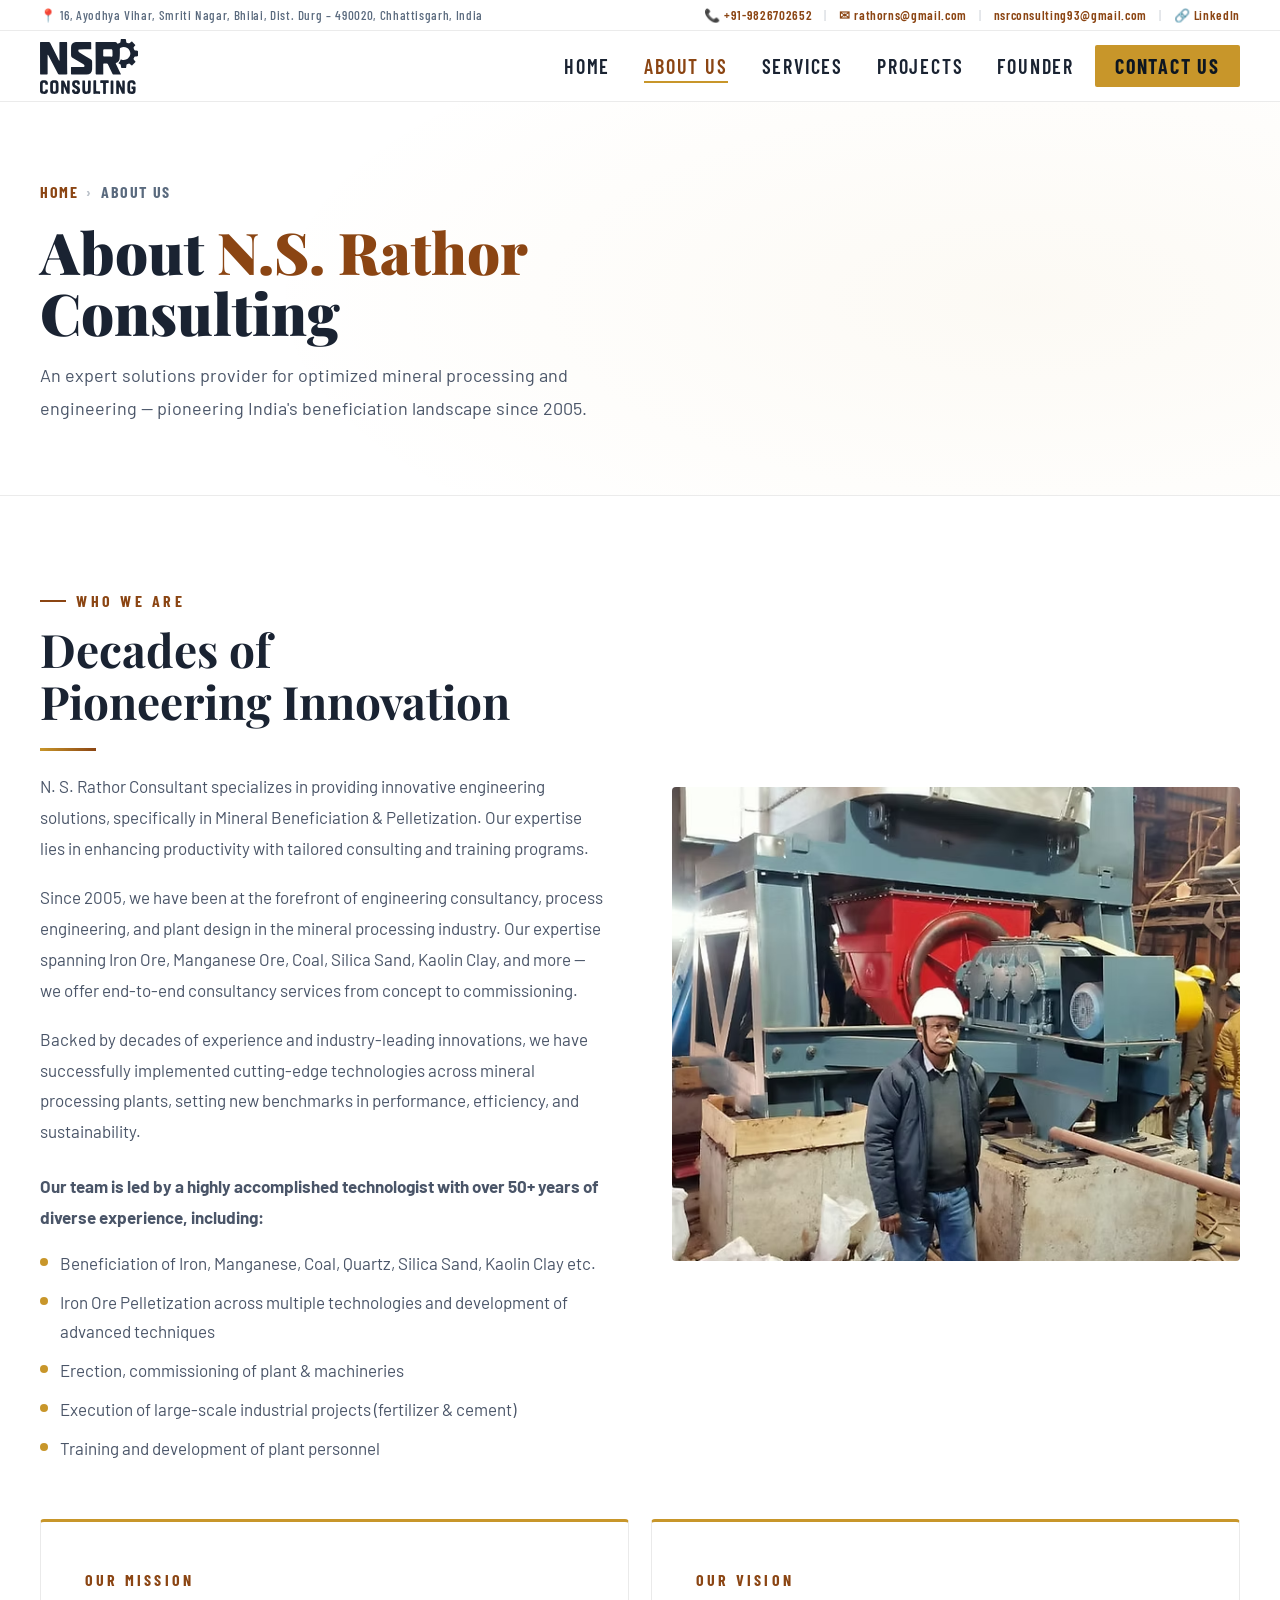
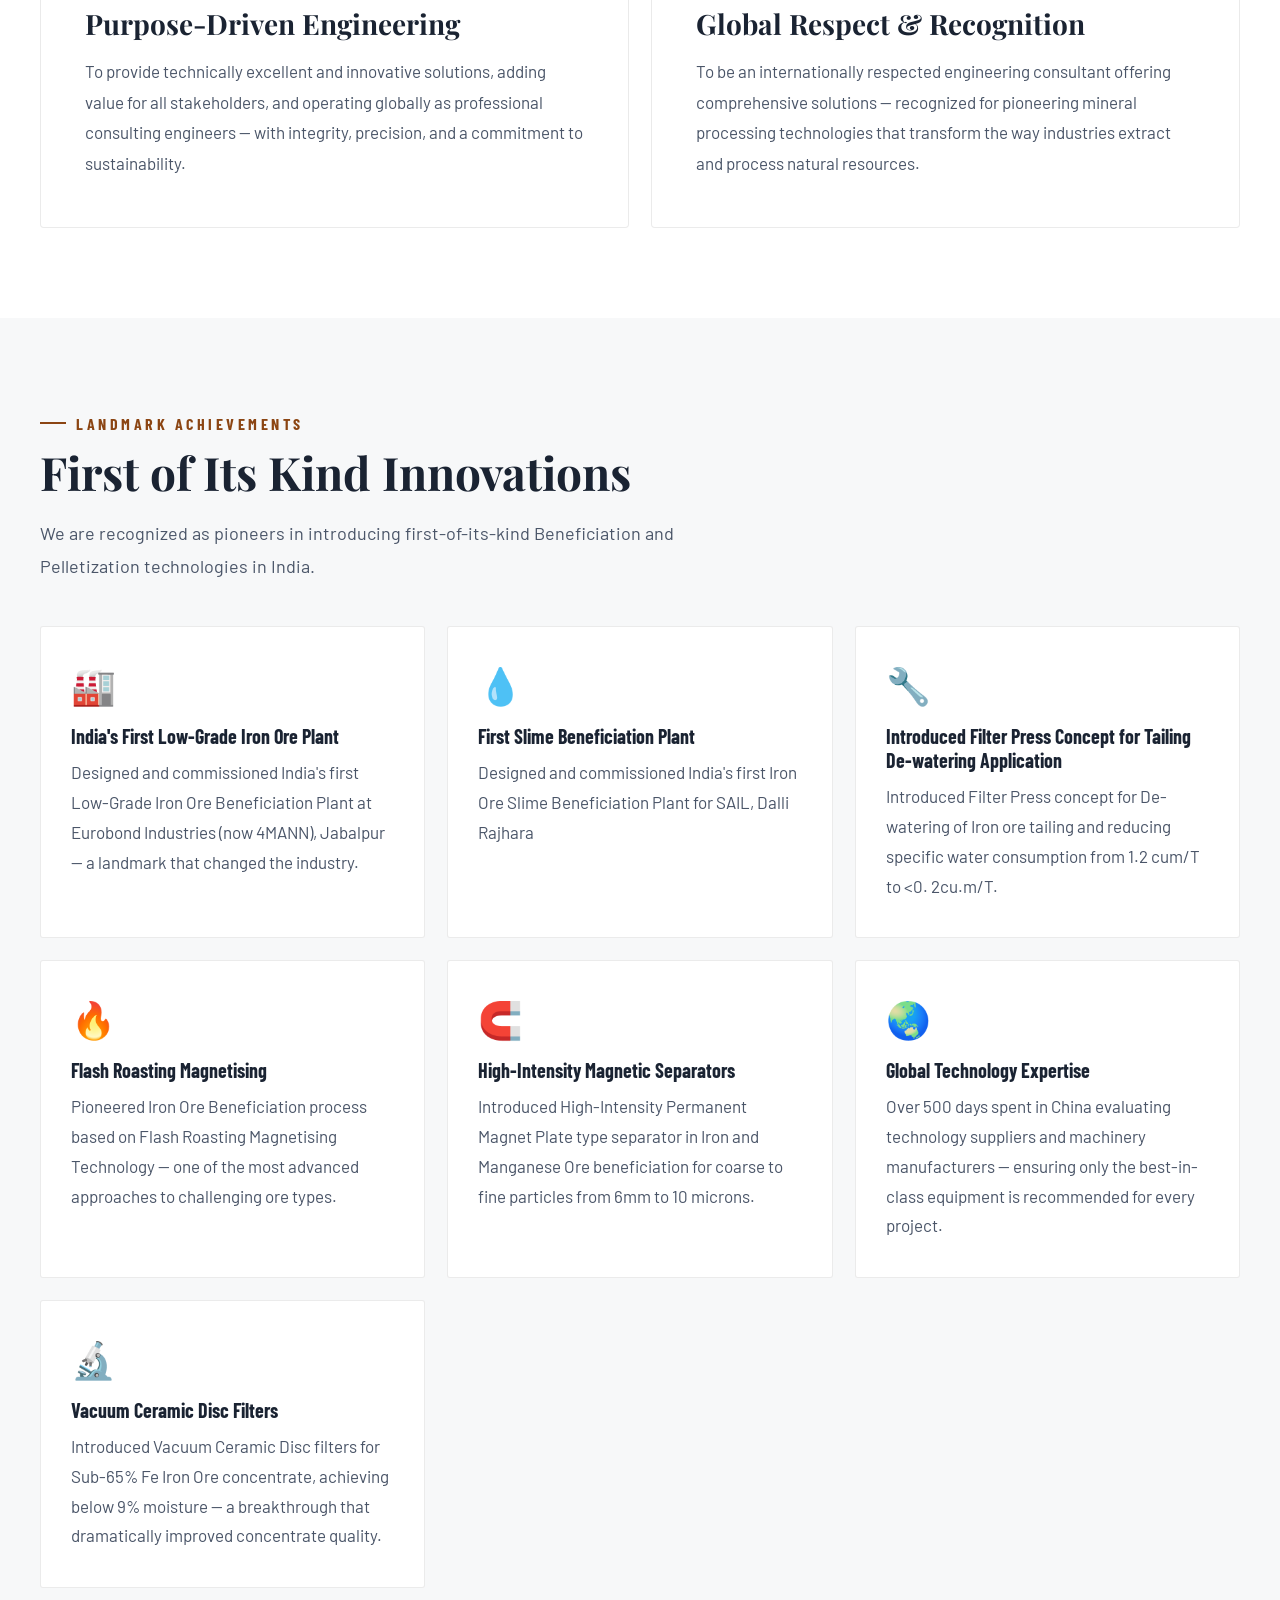
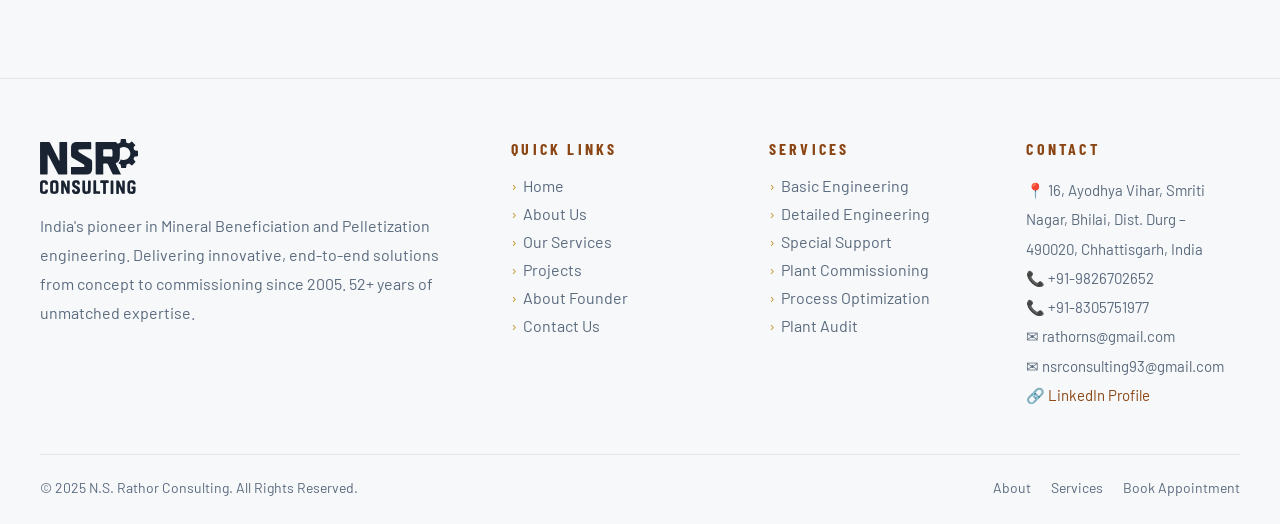
<file: about.html>
<!DOCTYPE html>
<html lang="en">
<head>
<meta charset="UTF-8">
<meta name="viewport" content="width=device-width, initial-scale=1.0">
<title>About Us — Mineral Beneficiation Consultancy | N.S. Rathor Consultants, Bhilai</title>
<meta name="description" content="Learn about N.S. Rathor Consulting (N S Rathor Consultants) — India's pioneer in Mineral Beneficiation & Pelletization since 2005. First low-grade Iron Ore plant, first Slime Beneficiation plant. Based in Bhilai, Chhattisgarh. 52+ years of engineering excellence.">
<meta name="keywords" content="about NS Rathor Consulting, NS Rathor Consultants, N S Rathor Consultants, mineral beneficiation company India, iron ore beneficiation Bhilai, pelletization consultant Chhattisgarh, first slime beneficiation plant India, mineral processing pioneer">
<meta name="author" content="N.S. Rathor Consulting">
<meta name="robots" content="index, follow">
<link rel="canonical" href="https://www.rathorns.com/about.html">
<meta name="geo.region" content="IN-CT">
<meta name="geo.placename" content="Bhilai, Chhattisgarh">
<meta property="og:type" content="website">
<meta property="og:title" content="About N.S. Rathor Consulting — India's Mineral Beneficiation Pioneer">
<meta property="og:description" content="Since 2005, delivering innovative engineering solutions in Mineral Beneficiation & Pelletization. First-of-its-kind technologies across Iron Ore, Manganese, Silica Sand & Kaolin Clay.">
<meta property="og:url" content="https://www.rathorns.com/about.html">
<meta property="og:image" content="https://www.rathorns.com/images/about-us.avif">
<meta property="og:site_name" content="N.S. Rathor Consulting">
<meta name="twitter:card" content="summary_large_image">
<meta name="twitter:title" content="About N.S. Rathor Consulting — Mineral Beneficiation Pioneer">
<meta name="twitter:description" content="India's pioneer in Mineral Beneficiation since 2005. 52+ years expertise. Bhilai, Chhattisgarh.">
<link rel="icon" type="image/svg+xml" href="images/logo.svg">
<link rel="preconnect" href="https://fonts.googleapis.com">
<link href="https://fonts.googleapis.com/css2?family=Playfair+Display:ital,wght@0,400;0,700;0,900;1,400&family=Barlow:wght@300;400;500;600&family=Barlow+Condensed:wght@400;600;700;800&display=swap" rel="stylesheet">
<link rel="stylesheet" href="css/styles.css">
</head>
<body>

<!-- TOP BAR -->
<div class="topbar">
  <div class="topbar-inner">
    <div>📍 16, Ayodhya Vihar, Smriti Nagar, Bhilai, Dist. Durg – 490020, Chhattisgarh, India</div>
    <div style="display:flex;align-items:center;flex-wrap:wrap;gap:2px;">
      <a href="tel:+919826702652">📞 +91-9826702652</a>
      <span class="topbar-sep">|</span>
      <a href="mailto:rathorns@gmail.com">✉ rathorns@gmail.com</a>
      <span class="topbar-sep">|</span>
      <a href="mailto:nsrconsulting93@gmail.com">nsrconsulting93@gmail.com</a>
      <span class="topbar-sep">|</span>
      <a href="https://www.linkedin.com/in/nsrathor/" target="_blank">🔗 LinkedIn</a>
    </div>
  </div>
</div>

<!-- NAVBAR -->
<nav id="mainNav">
  <div class="nav-inner">
    <a class="logo" href="index.html">
      <img src="images/logo.svg" alt="N.S. Rathor Consulting" class="logo-svg">
    </a>
    <ul class="nav-links" id="navLinks">
      <li><a href="index.html" data-page="home">Home</a></li>
      <li><a href="about.html" data-page="about">About Us</a></li>
      <li><a href="services.html" data-page="services">Services</a></li>
      <li><a href="projects.html" data-page="projects">Projects</a></li>
      <li><a href="founder.html" data-page="founder">Founder</a></li>
      <li><a href="contact.html" data-page="contact" class="nav-cta">Contact Us</a></li>
    </ul>
    <div class="hamburger" id="hamburger">
      <span></span><span></span><span></span>
    </div>
  </div>
</nav>

<main>

<!-- PAGE HERO -->
<div class="page-hero">
  <div class="page-hero-inner">
    <div class="page-breadcrumb"><a href="index.html">Home</a><span>›</span>About Us</div>
    <h1>About <em>N.S. Rathor</em><br>Consulting</h1>
    <p class="page-hero-desc">An expert solutions provider for optimized mineral processing and engineering — pioneering India's beneficiation landscape since 2005.</p>
  </div>
</div>

<!-- WHO WE ARE -->
<section style="background:var(--white);">
  <div class="container">
    <div class="why-grid about-grid">
      <div>
        <div class="section-eyebrow reveal">Who We Are</div>
        <h2 class="sec-title reveal reveal-d1">Decades of<br>Pioneering Innovation</h2>
        <div class="divider reveal reveal-d1"></div>
        <p style="font-size:17px;line-height:1.82;color:#4a5568;margin-bottom:18px;" class="reveal reveal-d2">N. S. Rathor Consultant specializes in providing innovative engineering solutions, specifically in Mineral Beneficiation & Pelletization. Our expertise lies in enhancing productivity with tailored consulting and training programs.</p>
        <p style="font-size:17px;line-height:1.82;color:#4a5568;margin-bottom:18px;" class="reveal reveal-d3">Since 2005, we have been at the forefront of engineering consultancy, process engineering, and plant design in the mineral processing industry. Our expertise spanning Iron Ore, Manganese Ore, Coal, Silica Sand, Kaolin Clay, and more — we offer end-to-end consultancy services from concept to commissioning.</p>
        <p style="font-size:17px;line-height:1.82;color:#4a5568;margin-bottom:24px;" class="reveal reveal-d3">Backed by decades of experience and industry-leading innovations, we have successfully implemented cutting-edge technologies across mineral processing plants, setting new benchmarks in performance, efficiency, and sustainability.</p>
        <p style="font-size:17px;line-height:1.82;color:#4a5568;margin-bottom:16px;" class="reveal reveal-d3"><strong>Our team is led by a highly accomplished technologist with over 50+ years of diverse experience, including:</strong></p>
        <ul style="list-style:none;display:flex;flex-direction:column;gap:10px;margin:0;padding:0;" class="reveal reveal-d4">
          <li style="font-size:17px;line-height:1.7;color:#4a5568;padding-left:20px;position:relative;"><span style="position:absolute;left:0;top:9px;width:8px;height:8px;border-radius:50%;background:var(--gold);display:block;"></span>Beneficiation of Iron, Manganese, Coal, Quartz, Silica Sand, Kaolin Clay etc.</li>
          <li style="font-size:17px;line-height:1.7;color:#4a5568;padding-left:20px;position:relative;"><span style="position:absolute;left:0;top:9px;width:8px;height:8px;border-radius:50%;background:var(--gold);display:block;"></span>Iron Ore Pelletization across multiple technologies and development of advanced techniques</li>
          <li style="font-size:17px;line-height:1.7;color:#4a5568;padding-left:20px;position:relative;"><span style="position:absolute;left:0;top:9px;width:8px;height:8px;border-radius:50%;background:var(--gold);display:block;"></span>Erection, commissioning of plant & machineries</li>
          <li style="font-size:17px;line-height:1.7;color:#4a5568;padding-left:20px;position:relative;"><span style="position:absolute;left:0;top:9px;width:8px;height:8px;border-radius:50%;background:var(--gold);display:block;"></span>Execution of large-scale industrial projects (fertilizer & cement)</li>
          <li style="font-size:17px;line-height:1.7;color:#4a5568;padding-left:20px;position:relative;"><span style="position:absolute;left:0;top:9px;width:8px;height:8px;border-radius:50%;background:var(--gold);display:block;"></span>Training and development of plant personnel</li>
        </ul>
      </div>
      <div class="reveal">
        <div class="why-frame" style="aspect-ratio:1.2;">
          <img src="images/about-us.avif" alt="N.S. Rathor Consulting — Company Overview" class="frame-img">
        </div>
      </div>
    </div>

    <!-- Mission / Vision -->
    <div class="mv-grid reveal">
      <div class="mv-box">
        <div class="mv-box-title">Our Mission</div>
        <h3>Purpose-Driven Engineering</h3>
        <p>To provide technically excellent and innovative solutions, adding value for all stakeholders, and operating globally as professional consulting engineers — with integrity, precision, and a commitment to sustainability.</p>
      </div>
      <div class="mv-box">
        <div class="mv-box-title">Our Vision</div>
        <h3>Global Respect & Recognition</h3>
        <p>To be an internationally respected engineering consultant offering comprehensive solutions — recognized for pioneering mineral processing technologies that transform the way industries extract and process natural resources.</p>
      </div>
    </div>
  </div>
</section>

<!-- LANDMARK ACHIEVEMENTS -->
<section style="background:var(--dust);">
  <div class="container">
    <div class="section-eyebrow reveal">Landmark Achievements</div>
    <h2 class="sec-title reveal reveal-d1">First of Its Kind Innovations</h2>
    <p class="sec-desc reveal reveal-d2">We are recognized as pioneers in introducing first-of-its-kind Beneficiation and Pelletization technologies in India.</p>
    <div class="values-grid" style="margin-top:44px;">
      <div class="val-card reveal">
        <span class="val-icon">🏭</span>
        <div class="val-title">India's First Low-Grade Iron Ore Plant</div>
        <div class="val-desc">Designed and commissioned India's first Low-Grade Iron Ore Beneficiation Plant at Eurobond Industries (now 4MANN), Jabalpur — a landmark that changed the industry.</div>
      </div>
      <div class="val-card reveal reveal-d1">
        <span class="val-icon">💧</span>
        <div class="val-title">First Slime Beneficiation Plant</div>
        <div class="val-desc">Designed and commissioned India's first Iron Ore Slime Beneficiation Plant for SAIL, Dalli Rajhara </div>
      </div>
      <div class="val-card reveal reveal-d2">
        <span class="val-icon">🔧</span>
        <div class="val-title">Introduced Filter Press Concept for Tailing De-watering Application</div>
        <div class="val-desc">
          Introduced Filter Press concept for De-watering of Iron ore tailing and reducing specific water consumption from 1.2 cum/T to <0. 2cu.m/T.</div>
      </div>

      <div class="val-card reveal reveal-d2">
        <span class="val-icon">🔥</span>
        <div class="val-title">Flash Roasting Magnetising</div>
        <div class="val-desc">Pioneered Iron Ore Beneficiation process based on Flash Roasting Magnetising Technology — one of the most advanced approaches to challenging ore types.</div>
      </div>

     
      <div class="val-card reveal">
        <span class="val-icon">🧲</span>
        <div class="val-title">High-Intensity Magnetic Separators</div>
        <div class="val-desc">Introduced High-Intensity Permanent Magnet Plate type separator in Iron and Manganese Ore beneficiation for coarse to fine particles from 6mm to 10 microns.</div>
      </div>
      <div class="val-card reveal reveal-d1">
        <span class="val-icon">🌏</span>
        <div class="val-title">Global Technology Expertise</div>
        <div class="val-desc">Over 500 days spent in China evaluating technology suppliers and machinery manufacturers — ensuring only the best-in-class equipment is recommended for every project.</div>
      </div>
      <div class="val-card reveal reveal-d2">
        <span class="val-icon">🔬</span>
        <div class="val-title">Vacuum Ceramic Disc Filters</div>
        <div class="val-desc">Introduced Vacuum Ceramic Disc filters for Sub-65% Fe Iron Ore concentrate, achieving below 9% moisture — a breakthrough that dramatically improved concentrate quality.</div>
      </div>
      
    </div>
  </div>
</section>


</main>

<!-- FOOTER -->
<footer id="mainFooter">
  <div class="container">
    <div class="footer-grid">
      <div class="footer-about">
    <a class="logo" href="index.html">
      <img src="images/logo.svg" alt="N.S. Rathor Consulting" class="logo-svg">
    </a>
        <p>India's pioneer in Mineral Beneficiation and Pelletization engineering. Delivering innovative, end-to-end solutions from concept to commissioning since 2005. 52+ years of unmatched expertise.</p>
      </div>
      <div>
        <div class="footer-h">Quick Links</div>
        <ul class="footer-nav">
          <li><a href="index.html">Home</a></li>
          <li><a href="about.html">About Us</a></li>
          <li><a href="services.html">Our Services</a></li>
          <li><a href="projects.html">Projects</a></li>
          <li><a href="founder.html">About Founder</a></li>
          <li><a href="contact.html">Contact Us</a></li>
        </ul>
      </div>
      <div>
        <div class="footer-h">Services</div>
        <ul class="footer-nav">
          <li><a href="services.html">Basic Engineering</a></li>
          <li><a href="services.html">Detailed Engineering</a></li>
          <li><a href="services.html">Special Support</a></li>
          <li><a href="services.html">Plant Commissioning</a></li>
          <li><a href="services.html">Process Optimization</a></li>
          <li><a href="services.html">Plant Audit</a></li>
        </ul>
      </div>
      <div>
        <div class="footer-h">Contact</div>
        <div style="font-size:15px;color:#5a6a7e;line-height:1.95;">
          📍 16, Ayodhya Vihar, Smriti Nagar, Bhilai, Dist. Durg – 490020, Chhattisgarh, India<br>
          📞 <a href="tel:+919826702652" style="color:#5a6a7e;text-decoration:none;">+91-9826702652</a><br>
          📞 <a href="tel:+919826702652" style="color:#5a6a7e;text-decoration:none;">+91-8305751977</a><br>
          <a href="mailto:rathorns@gmail.com" style="color:#5a6a7e;text-decoration:none;">✉ rathorns@gmail.com</a><br>
          
          <a href="mailto:nsrconsulting93@gmail.com" style="color:#5a6a7e;text-decoration:none;white-space:nowrap;">✉ nsrconsulting93@gmail.com</a><br>
          <a href="https://www.linkedin.com/in/nsrathor/" target="_blank" style="color:var(--ore);text-decoration:none;">🔗 LinkedIn Profile</a>
        </div>
      </div>
    </div>
    <div class="footer-bottom">
      <div>© 2025 N.S. Rathor Consulting. All Rights Reserved.</div>
      <div style="display:flex;gap:20px;flex-wrap:wrap;">
        <a href="about.html">About</a>
        <a href="services.html">Services</a>
        <a href="contact.html">Book Appointment</a>
      </div>
    </div>
  </div>
</footer>

<script src="js/main.js"></script>
</body>
</html>
</file>
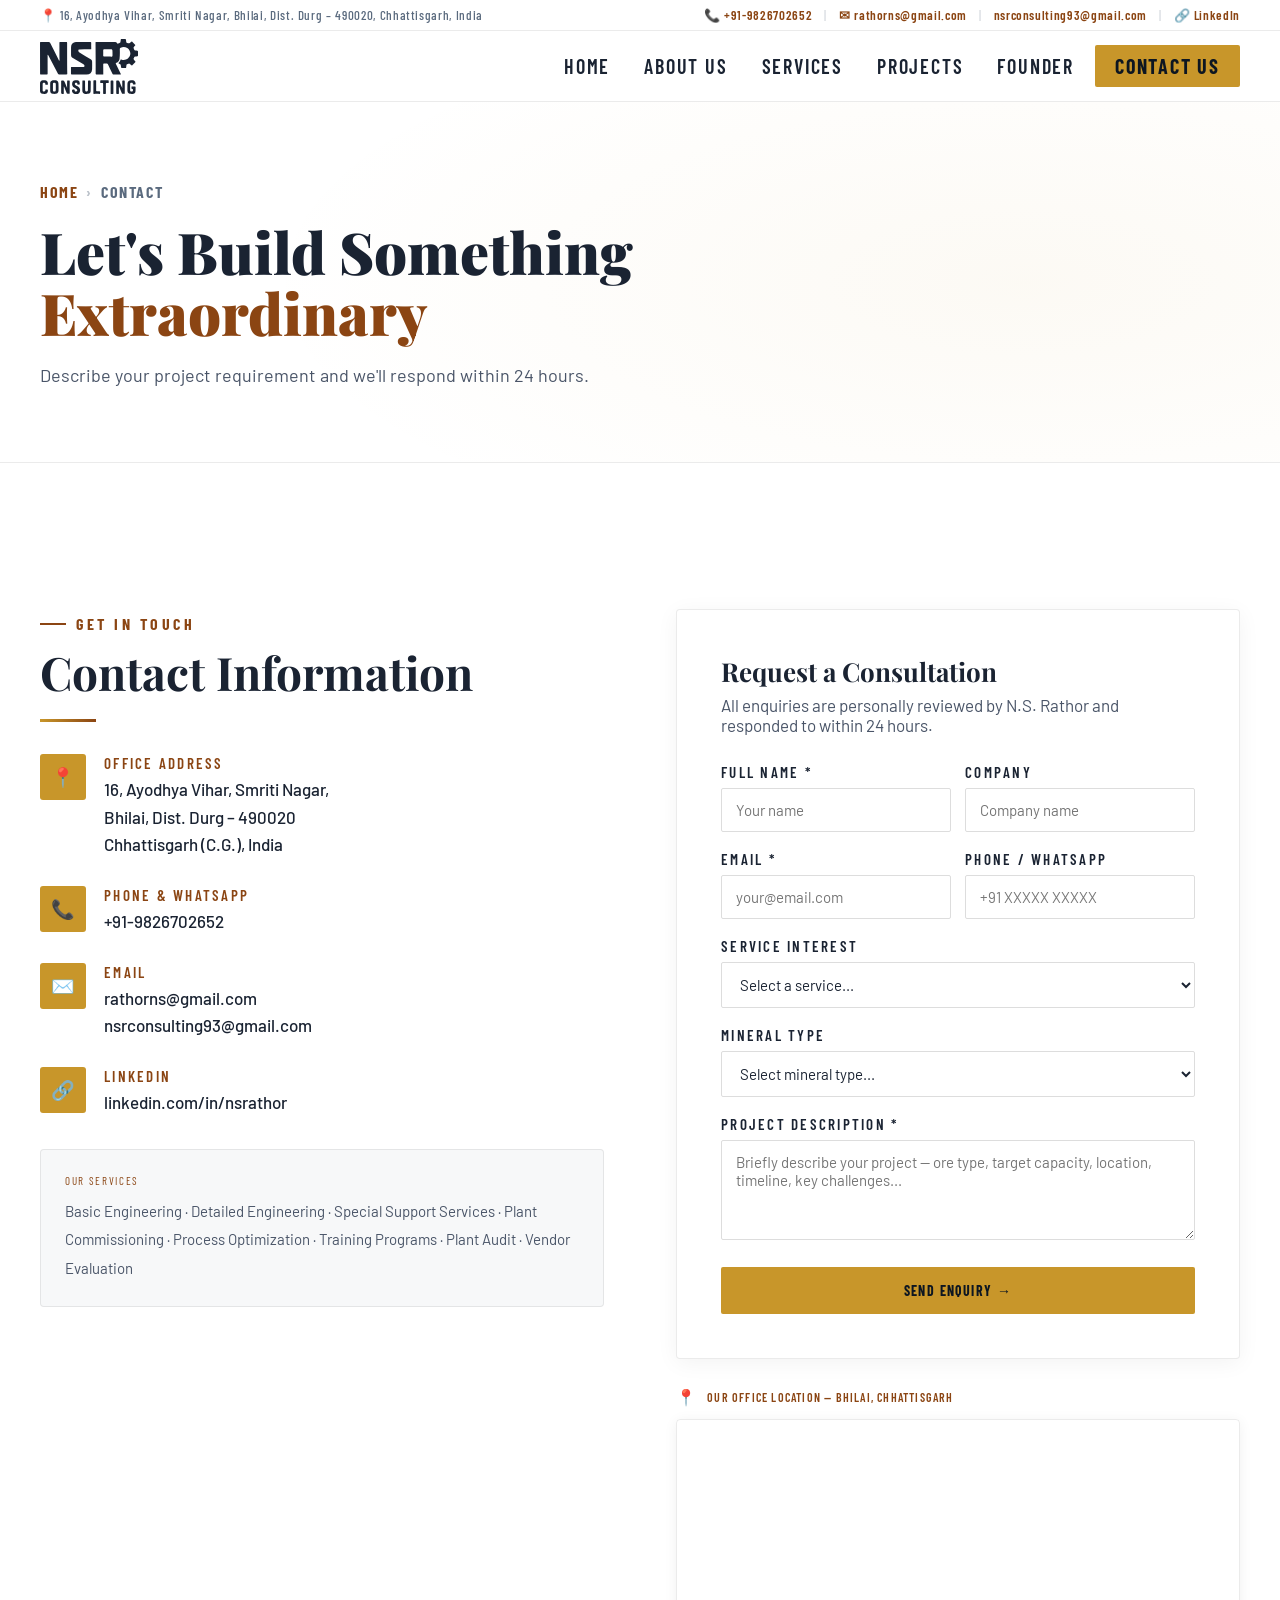
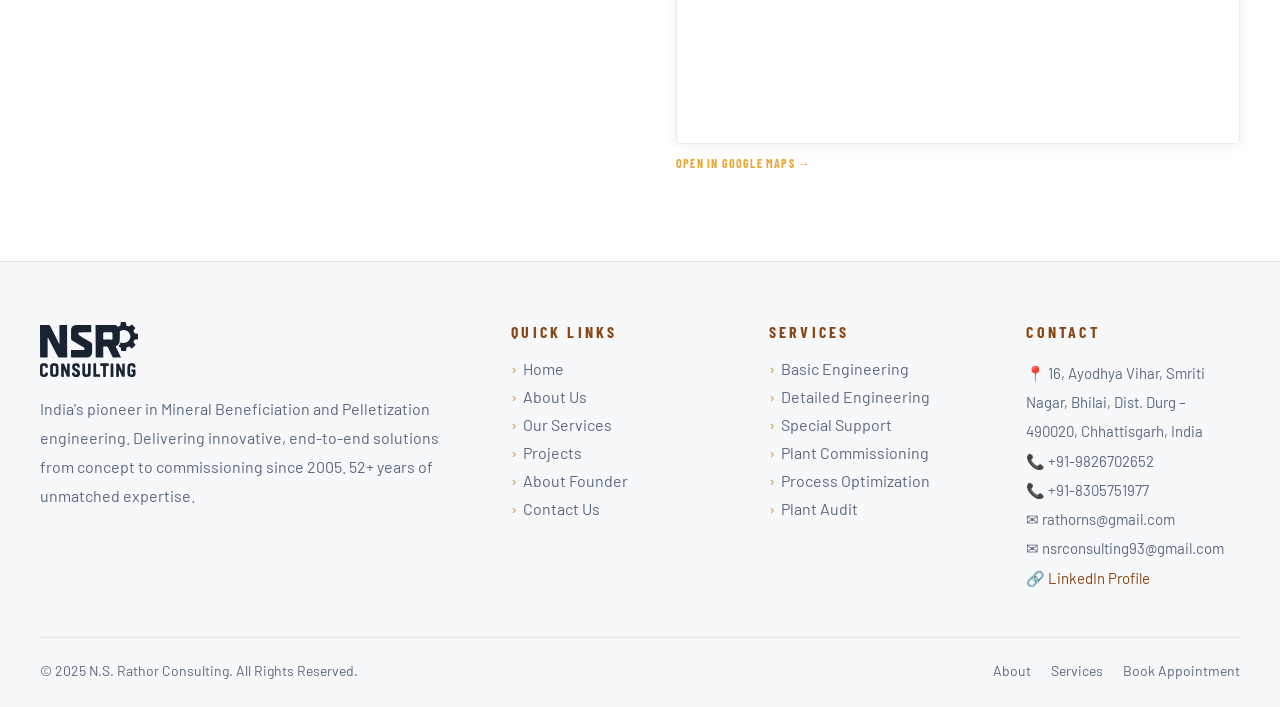
<file: contact.html>
<!DOCTYPE html>
<html lang="en">
<head>
<meta charset="UTF-8">
<meta name="viewport" content="width=device-width, initial-scale=1.0">
<title>Contact N.S. Rathor Consultants | Mineral Beneficiation Expert, Bhilai, Chhattisgarh</title>
<meta name="description" content="Contact N.S. Rathor Consultants (NS Rathor Consulting) for mineral beneficiation & pelletization consultancy. Office: 16 Ayodhya Vihar, Smriti Nagar, Bhilai, Chhattisgarh 490020. Phone: +91-9826702652. Email: rathorns@gmail.com. Book a consultation today.">
<meta name="keywords" content="contact mineral beneficiation consultant, NS Rathor Consultants, N S Rathor Consultants, NS Rathor Consulting Bhilai address, mineral processing consultant phone, book consultation iron ore beneficiation, Bhilai Chhattisgarh engineering consultant">
<meta name="author" content="N.S. Rathor Consulting">
<meta name="robots" content="index, follow">
<link rel="canonical" href="https://www.rathorns.com/contact.html">
<meta name="geo.region" content="IN-CT">
<meta name="geo.placename" content="Bhilai, Chhattisgarh">
<meta name="geo.position" content="21.210983;81.313774">
<meta name="ICBM" content="21.210983, 81.313774">
<meta property="og:type" content="website">
<meta property="og:title" content="Contact N.S. Rathor Consulting — Bhilai, Chhattisgarh">
<meta property="og:description" content="Book a consultation for mineral beneficiation & pelletization. Phone: +91-9826702652. Bhilai, Chhattisgarh, India.">
<meta property="og:url" content="https://www.rathorns.com/contact.html">
<meta property="og:image" content="https://www.rathorns.com/images/logo.svg">
<meta property="og:site_name" content="N.S. Rathor Consulting">
<meta name="twitter:card" content="summary">
<meta name="twitter:title" content="Contact N.S. Rathor Consulting — Bhilai">
<meta name="twitter:description" content="Mineral beneficiation consultancy. +91-9826702652. Bhilai, Chhattisgarh, India.">
<link rel="icon" type="image/svg+xml" href="images/logo.svg">
<link rel="preconnect" href="https://fonts.googleapis.com">
<link href="https://fonts.googleapis.com/css2?family=Playfair+Display:ital,wght@0,400;0,700;0,900;1,400&family=Barlow:wght@300;400;500;600&family=Barlow+Condensed:wght@400;600;700;800&display=swap" rel="stylesheet">
<link rel="stylesheet" href="css/styles.css">
</head>
<body>

<!-- TOP BAR -->
<div class="topbar">
  <div class="topbar-inner">
    <div>📍 16, Ayodhya Vihar, Smriti Nagar, Bhilai, Dist. Durg – 490020, Chhattisgarh, India</div>
    <div style="display:flex;align-items:center;flex-wrap:wrap;gap:2px;">
      <a href="tel:+919826702652">📞 +91-9826702652</a>
      <span class="topbar-sep">|</span>
      <a href="mailto:rathorns@gmail.com">✉ rathorns@gmail.com</a>
      <span class="topbar-sep">|</span>
      <a href="mailto:nsrconsulting93@gmail.com">nsrconsulting93@gmail.com</a>
      <span class="topbar-sep">|</span>
      <a href="https://www.linkedin.com/in/nsrathor/" target="_blank">🔗 LinkedIn</a>
    </div>
  </div>
</div>

<!-- NAVBAR -->
<nav id="mainNav">
  <div class="nav-inner">
    <a class="logo" href="index.html">
      <img src="images/logo.svg" alt="N.S. Rathor Consulting" class="logo-svg">
    </a>
    <ul class="nav-links" id="navLinks">
      <li><a href="index.html" data-page="home">Home</a></li>
      <li><a href="about.html" data-page="about">About Us</a></li>
      <li><a href="services.html" data-page="services">Services</a></li>
      <li><a href="projects.html" data-page="projects">Projects</a></li>
      <li><a href="founder.html" data-page="founder">Founder</a></li>
      <li><a href="contact.html" data-page="contact" class="nav-cta">Contact Us</a></li>
    </ul>
    <div class="hamburger" id="hamburger">
      <span></span><span></span><span></span>
    </div>
  </div>
</nav>

<main>

<!-- PAGE HERO -->
<div class="page-hero">
  <div class="page-hero-inner">
    <div class="page-breadcrumb"><a href="index.html">Home</a><span>›</span>Contact</div>
    <h1>Let's Build Something<br><em>Extraordinary</em></h1>
    <p class="page-hero-desc">Describe your project requirement and we'll respond within 24 hours.</p>
  </div>
</div>

<!-- CONTACT SECTION -->
<section style="background:var(--white);">
  <div class="container">
    <div class="contact-grid">
      <div>
        <div class="section-eyebrow reveal">Get In Touch</div>
        <h2 class="sec-title reveal reveal-d1">Contact Information</h2>
        <div class="divider reveal reveal-d1"></div>
        <div class="contact-info-list" style="margin-top:32px;">
          <div class="ci-item reveal">
            <div class="ci-icon">📍</div>
            <div>
              <div class="ci-label">Office Address</div>
              <div class="ci-value">16, Ayodhya Vihar, Smriti Nagar,<br>Bhilai, Dist. Durg – 490020<br>Chhattisgarh (C.G.), India</div>
            </div>
          </div>
          <div class="ci-item reveal reveal-d1">
            <div class="ci-icon">📞</div>
            <div>
              <div class="ci-label">Phone & WhatsApp</div>
              <div class="ci-value"><a href="tel:+919826702652">+91-9826702652</a></div>
            </div>
          </div>
          <div class="ci-item reveal reveal-d2">
            <div class="ci-icon">✉️</div>
            <div>
              <div class="ci-label">Email</div>
              <div class="ci-value">
                <a href="mailto:rathorns@gmail.com">rathorns@gmail.com</a><br>
                <a href="mailto:nsrconsulting93@gmail.com">nsrconsulting93@gmail.com</a>
              </div>
            </div>
          </div>
          <div class="ci-item reveal reveal-d3">
            <div class="ci-icon">🔗</div>
            <div>
              <div class="ci-label">LinkedIn</div>
              <div class="ci-value"><a href="https://www.linkedin.com/in/nsrathor/" target="_blank">linkedin.com/in/nsrathor</a></div>
            </div>
          </div>
        </div>
        <div style="margin-top:32px;background:var(--dust);padding:24px;border-radius:4px;border:1px solid var(--light-border);" class="reveal">
          <div style="font-family:'Barlow Condensed',sans-serif;font-size:11px;letter-spacing:0.15em;text-transform:uppercase;color:var(--ore);margin-bottom:10px;">Our Services</div>
          <div style="font-size:15px;color:#4a5568;line-height:1.9;">Basic Engineering · Detailed Engineering · Special Support Services · Plant Commissioning · Process Optimization · Training Programs · Plant Audit · Vendor Evaluation</div>
        </div>
      </div>

      <div>
        <form class="contact-form reveal reveal-d1" action="https://formsubmit.co/nsrconsulting93@gmail.com" method="POST">
        <input type="hidden" name="_subject" value="New Consultation Enquiry — N.S. Rathor Consulting Website">
        <input type="hidden" name="_captcha" value="false">
        <input type="hidden" name="_template" value="table">
        <input type="text" name="_honey" style="display:none">
        <input type="hidden" name="_autoresponse" value="Thank you for contacting N.S. Rathor Consulting. We have received your enquiry and will respond within 24 hours. For urgent matters, call +91-9826702652.">

        <div class="form-h">Request a Consultation</div>
        <div class="form-sub">All enquiries are personally reviewed by N.S. Rathor and responded to within 24 hours.</div>
        <div class="fg-row">
          <div class="fg"><label>Full Name *</label><input type="text" name="Full Name" placeholder="Your name" required></div>
          <div class="fg"><label>Company</label><input type="text" name="Company" placeholder="Company name"></div>
        </div>
        <div class="fg-row">
          <div class="fg"><label>Email *</label><input type="email" name="Email" placeholder="your@email.com" required></div>
          <div class="fg"><label>Phone / WhatsApp</label><input type="tel" name="Phone" placeholder="+91 XXXXX XXXXX"></div>
        </div>
        <div class="fg">
          <label>Service Interest</label>
          <select name="Service Interest">
            <option value="">Select a service...</option>
            <option>Basic Engineering</option>
            <option>Detailed Engineering</option>
            <option>Special Support Services</option>
            <option>Plant Commissioning</option>
            <option>Process Optimization</option>
            <option>Plant Audit</option>
            <option>Training Programs</option>
            <option>Vendor Evaluation</option>
          </select>
        </div>
        <div class="fg">
          <label>Mineral Type</label>
          <select name="Mineral Type">
            <option value="">Select mineral type...</option>
            <option>Iron Ore</option>
            <option>Manganese Ore</option>
            <option>Coal</option>
            <option>Silica Sand</option>
            <option>Kaolin Clay</option>
            <option>Quartz</option>
            <option>Chrome Ore</option>
            <option>Other</option>
          </select>
        </div>
        <div class="fg"><label>Project Description *</label><textarea name="Project Description" placeholder="Briefly describe your project — ore type, target capacity, location, timeline, key challenges..." required></textarea></div>
        <button type="submit" class="btn-submit">Send Enquiry →</button>
      </form>

      <!-- OFFICE MAP -->
      <div class="map-wrap reveal reveal-d2">
        <div class="map-label">
          <span class="map-label-icon">📍</span>
          <span>Our Office Location — Bhilai, Chhattisgarh</span>
        </div>
        <div class="map-container">
          <iframe
            src="https://www.google.com/maps/embed?pb=!1m17!1m12!1m3!1d1862.5!2d81.313774!3d21.210983!2m3!1f0!2f0!3f0!3m2!1i1024!2i768!4f13.1!3m2!1m1!2zMjHCsDEyJzM5LjUiTiA4McKwMTgnNDkuNiJF!5e0!3m2!1sen!2sin!4v1709900000000!5m2!1sen!2sin"
            width="100%" height="320" style="border:0;border-radius:3px;" allowfullscreen="" loading="lazy"
            referrerpolicy="no-referrer-when-downgrade" title="N.S. Rathor Consulting Office Location">
          </iframe>
        </div>
        <a href="https://maps.google.com/?q=21.210983,81.313774" target="_blank" class="map-directions-btn">
          Open in Google Maps →
        </a>
      </div>
      </div>
    </div>
  </div>
</section>

</main>

<!-- FOOTER -->
<footer id="mainFooter">
  <div class="container">
    <div class="footer-grid">
      <div class="footer-about">
    <a class="logo" href="index.html">
      <img src="images/logo.svg" alt="N.S. Rathor Consulting" class="logo-svg">
    </a>
        <p>India's pioneer in Mineral Beneficiation and Pelletization engineering. Delivering innovative, end-to-end solutions from concept to commissioning since 2005. 52+ years of unmatched expertise.</p>
      </div>
      <div>
        <div class="footer-h">Quick Links</div>
        <ul class="footer-nav">
          <li><a href="index.html">Home</a></li>
          <li><a href="about.html">About Us</a></li>
          <li><a href="services.html">Our Services</a></li>
          <li><a href="projects.html">Projects</a></li>
          <li><a href="founder.html">About Founder</a></li>
          <li><a href="contact.html">Contact Us</a></li>
        </ul>
      </div>
      <div>
        <div class="footer-h">Services</div>
        <ul class="footer-nav">
          <li><a href="services.html">Basic Engineering</a></li>
          <li><a href="services.html">Detailed Engineering</a></li>
          <li><a href="services.html">Special Support</a></li>
          <li><a href="services.html">Plant Commissioning</a></li>
          <li><a href="services.html">Process Optimization</a></li>
          <li><a href="services.html">Plant Audit</a></li>
        </ul>
      </div>
      <div>
        <div class="footer-h">Contact</div>
        <div style="font-size:15px;color:#5a6a7e;line-height:1.95;">
          📍 16, Ayodhya Vihar, Smriti Nagar, Bhilai, Dist. Durg – 490020, Chhattisgarh, India<br>
          📞 <a href="tel:+919826702652" style="color:#5a6a7e;text-decoration:none;">+91-9826702652</a><br>
          📞 <a href="tel:+919826702652" style="color:#5a6a7e;text-decoration:none;">+91-8305751977</a><br>
          <a href="mailto:rathorns@gmail.com" style="color:#5a6a7e;text-decoration:none;">✉ rathorns@gmail.com</a><br>
          <a href="mailto:nsrconsulting93@gmail.com" style="color:#5a6a7e;text-decoration:none;white-space:nowrap;">✉ nsrconsulting93@gmail.com</a><br>
          <a href="https://www.linkedin.com/in/nsrathor/" target="_blank" style="color:var(--ore);text-decoration:none;">🔗 LinkedIn Profile</a>
        </div>
      </div>
    </div>
    <div class="footer-bottom">
      <div>© 2025 N.S. Rathor Consulting. All Rights Reserved.</div>
      <div style="display:flex;gap:20px;flex-wrap:wrap;">
        <a href="about.html">About</a>
        <a href="services.html">Services</a>
        <a href="contact.html">Book Appointment</a>
      </div>
    </div>
  </div>
</footer>

<script src="js/main.js"></script>
</body>
</html>
</file>
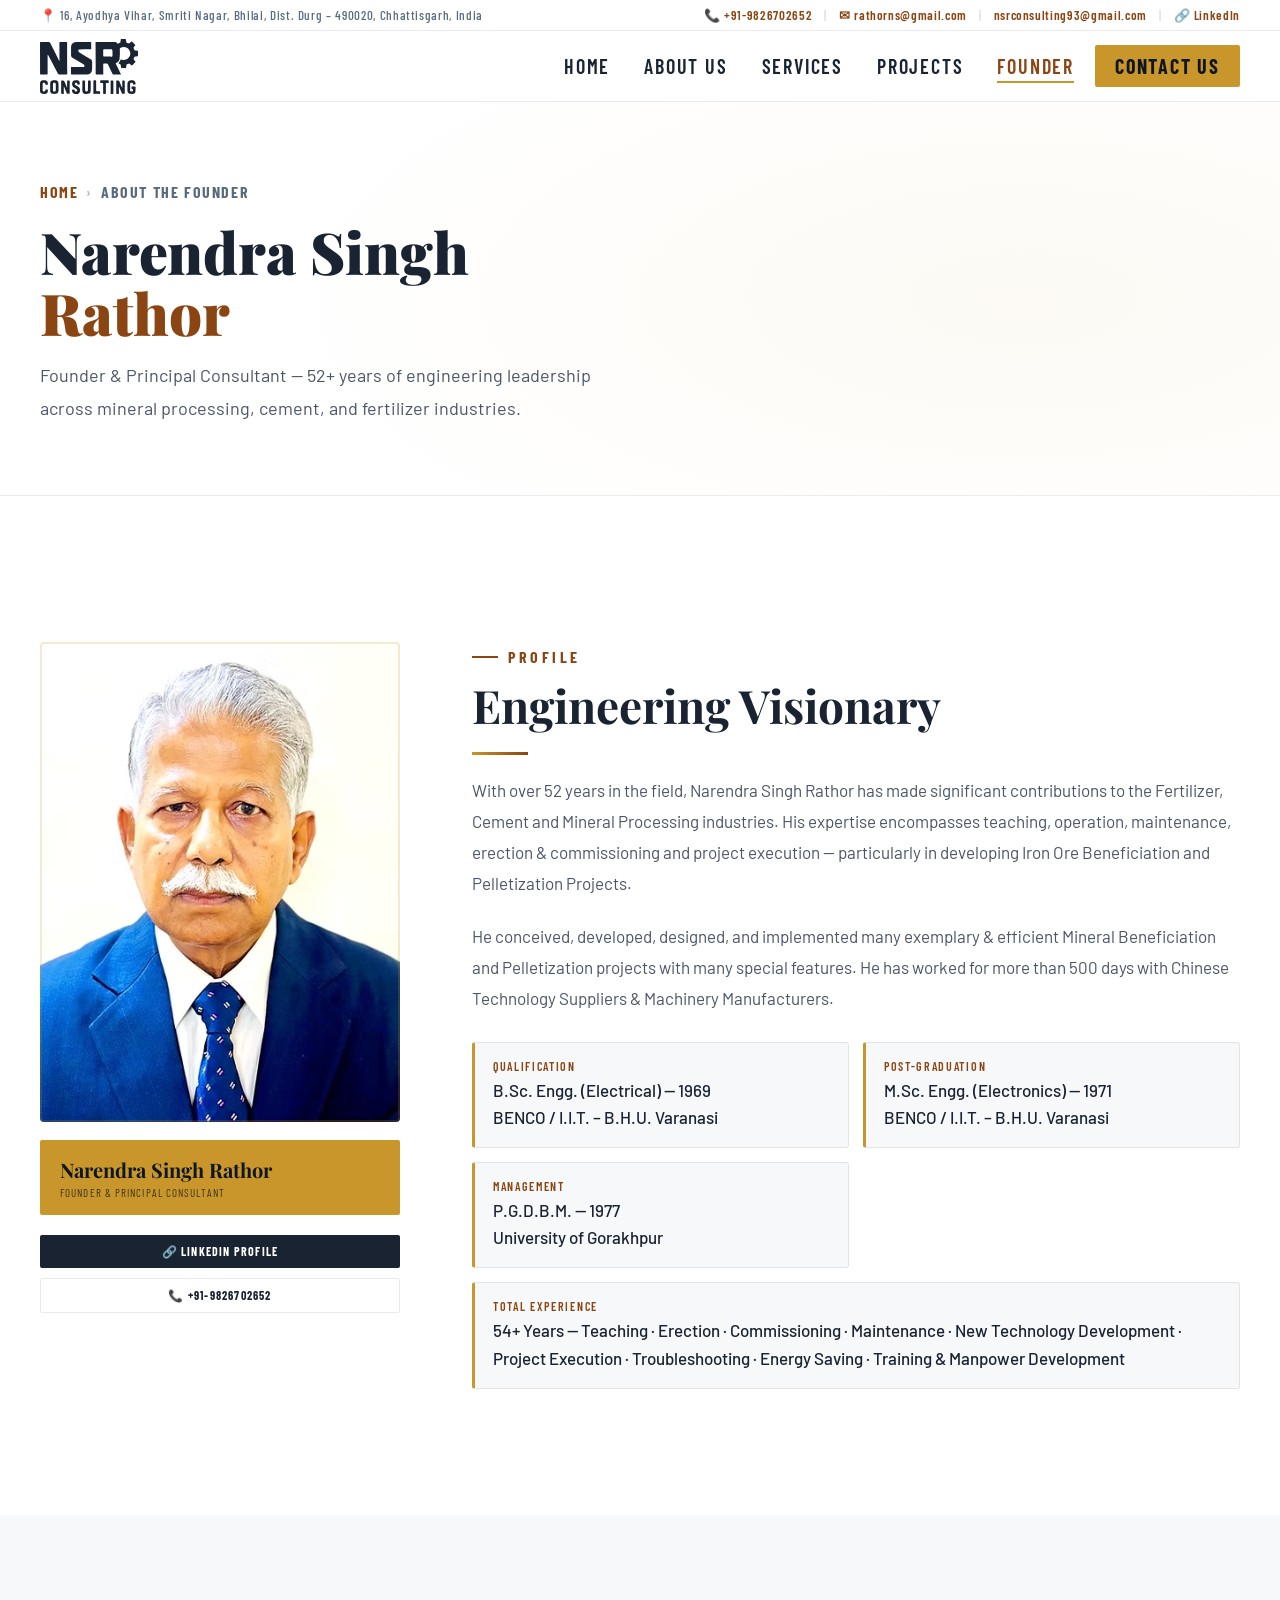
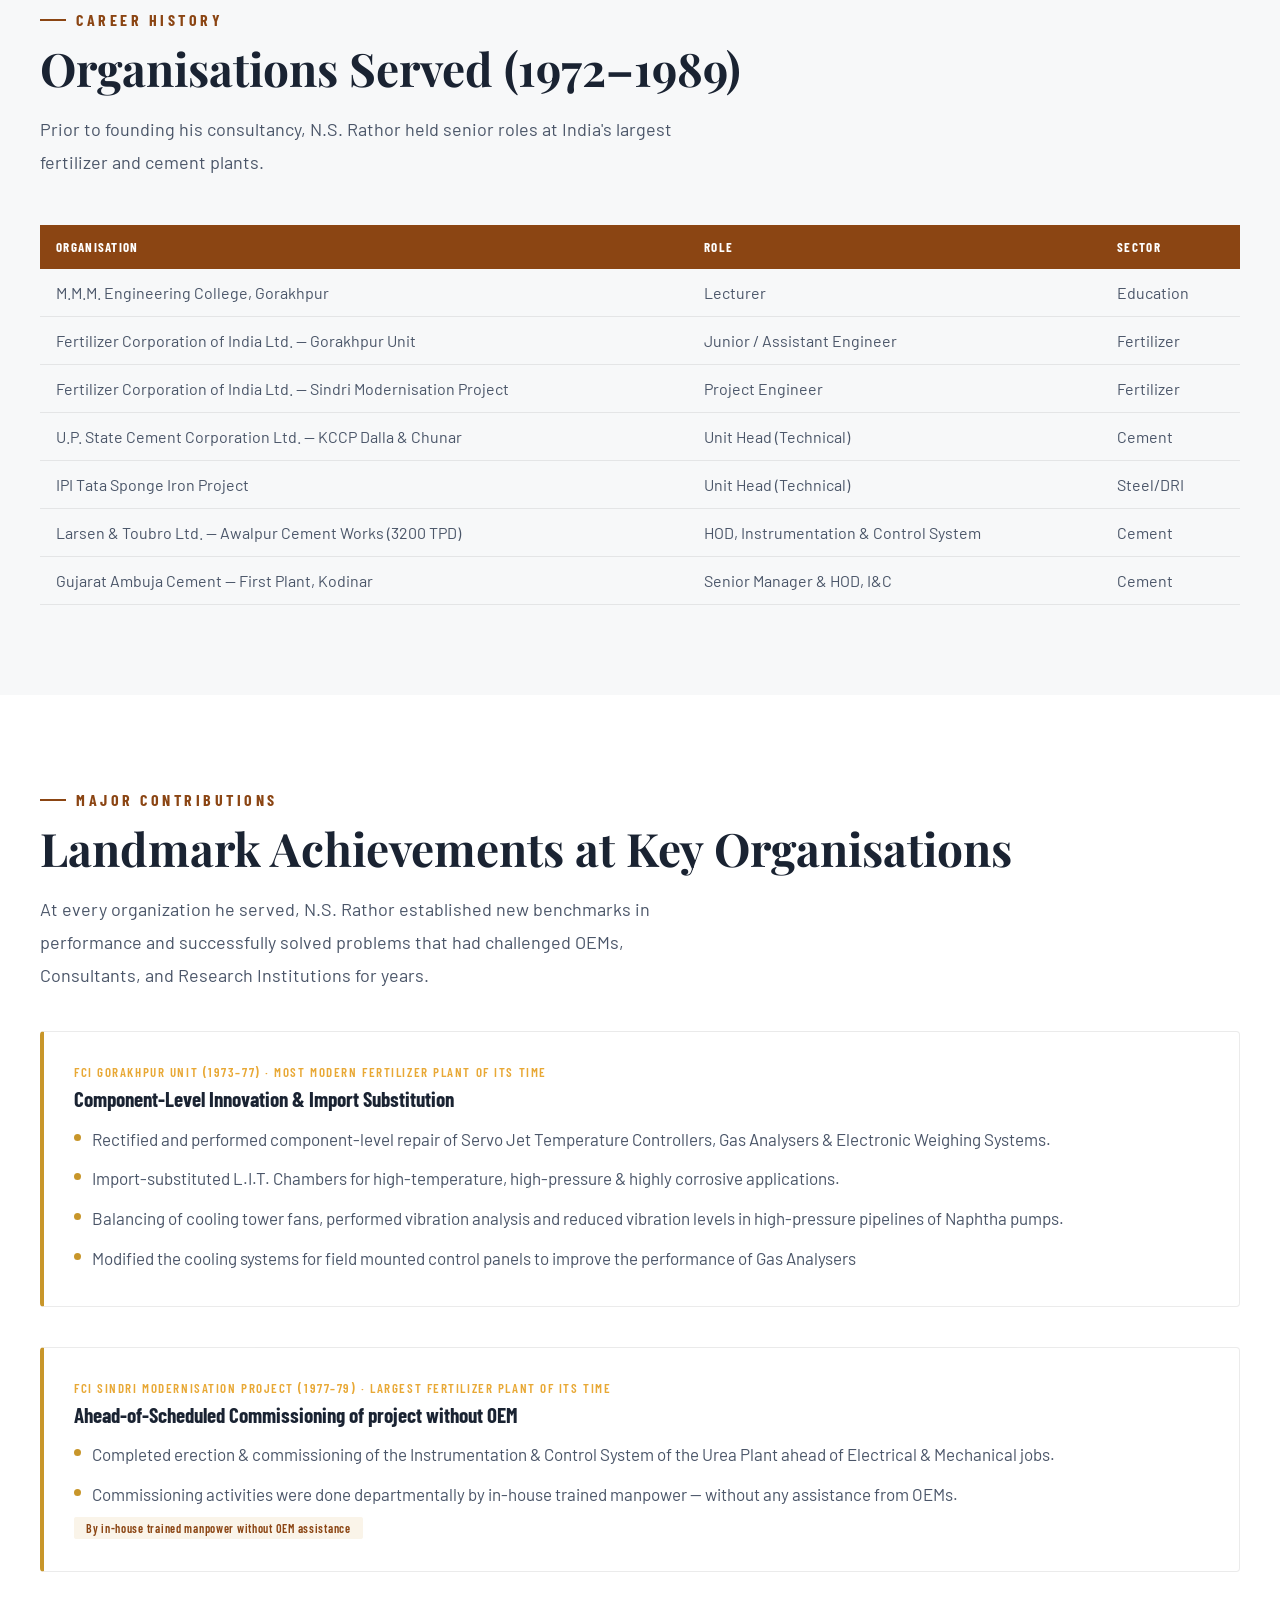
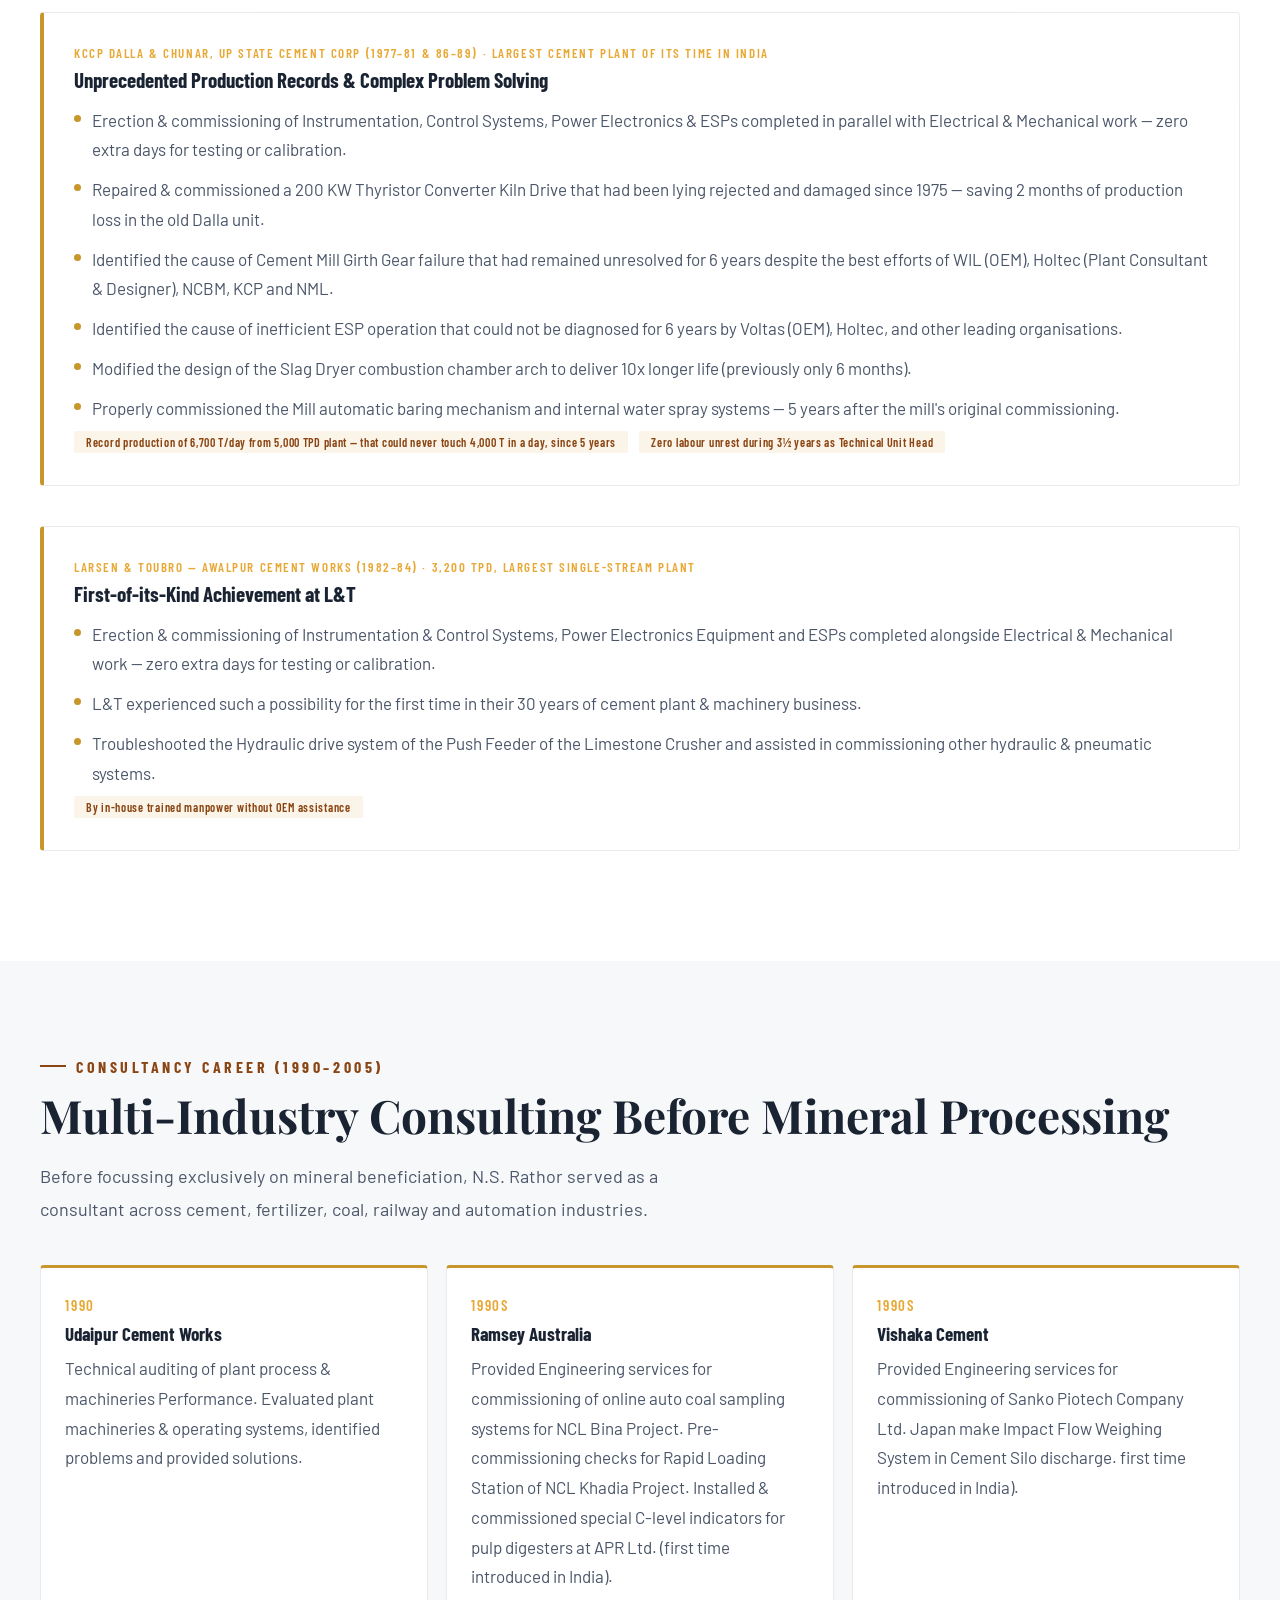
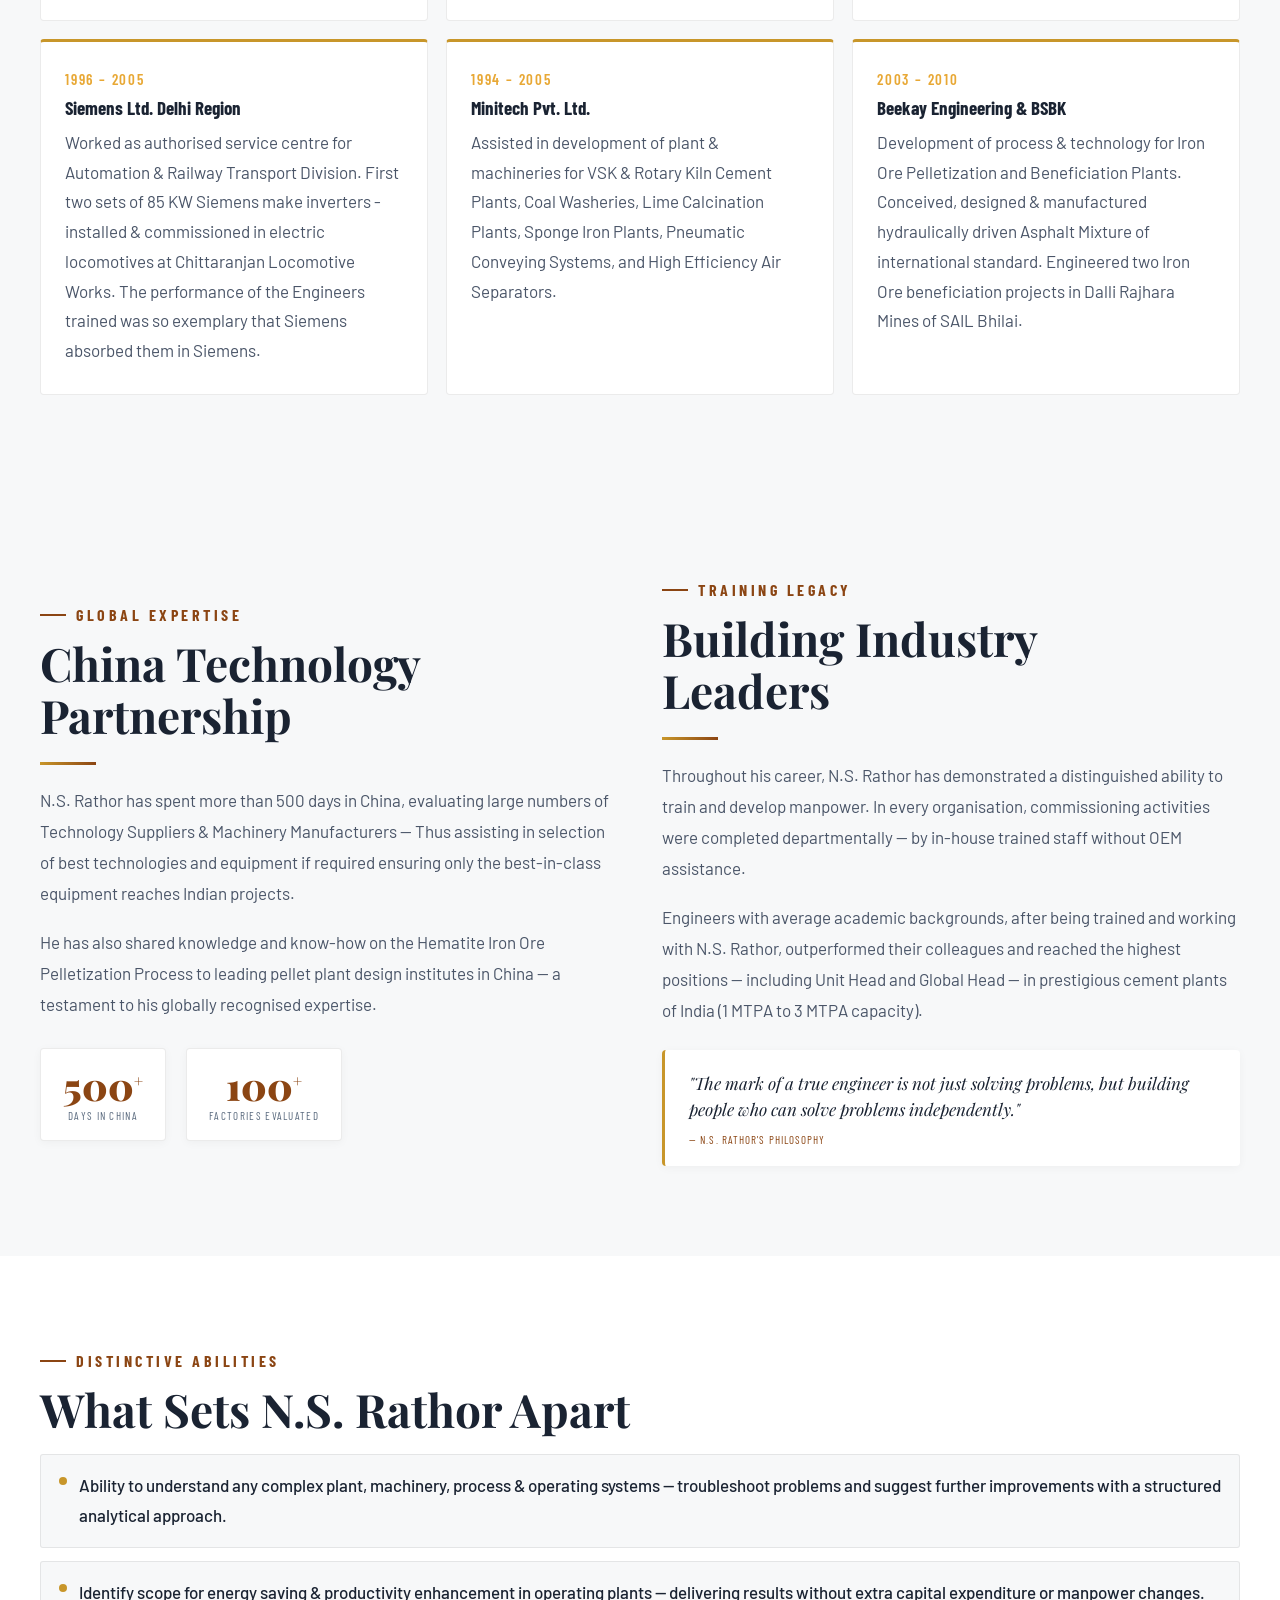
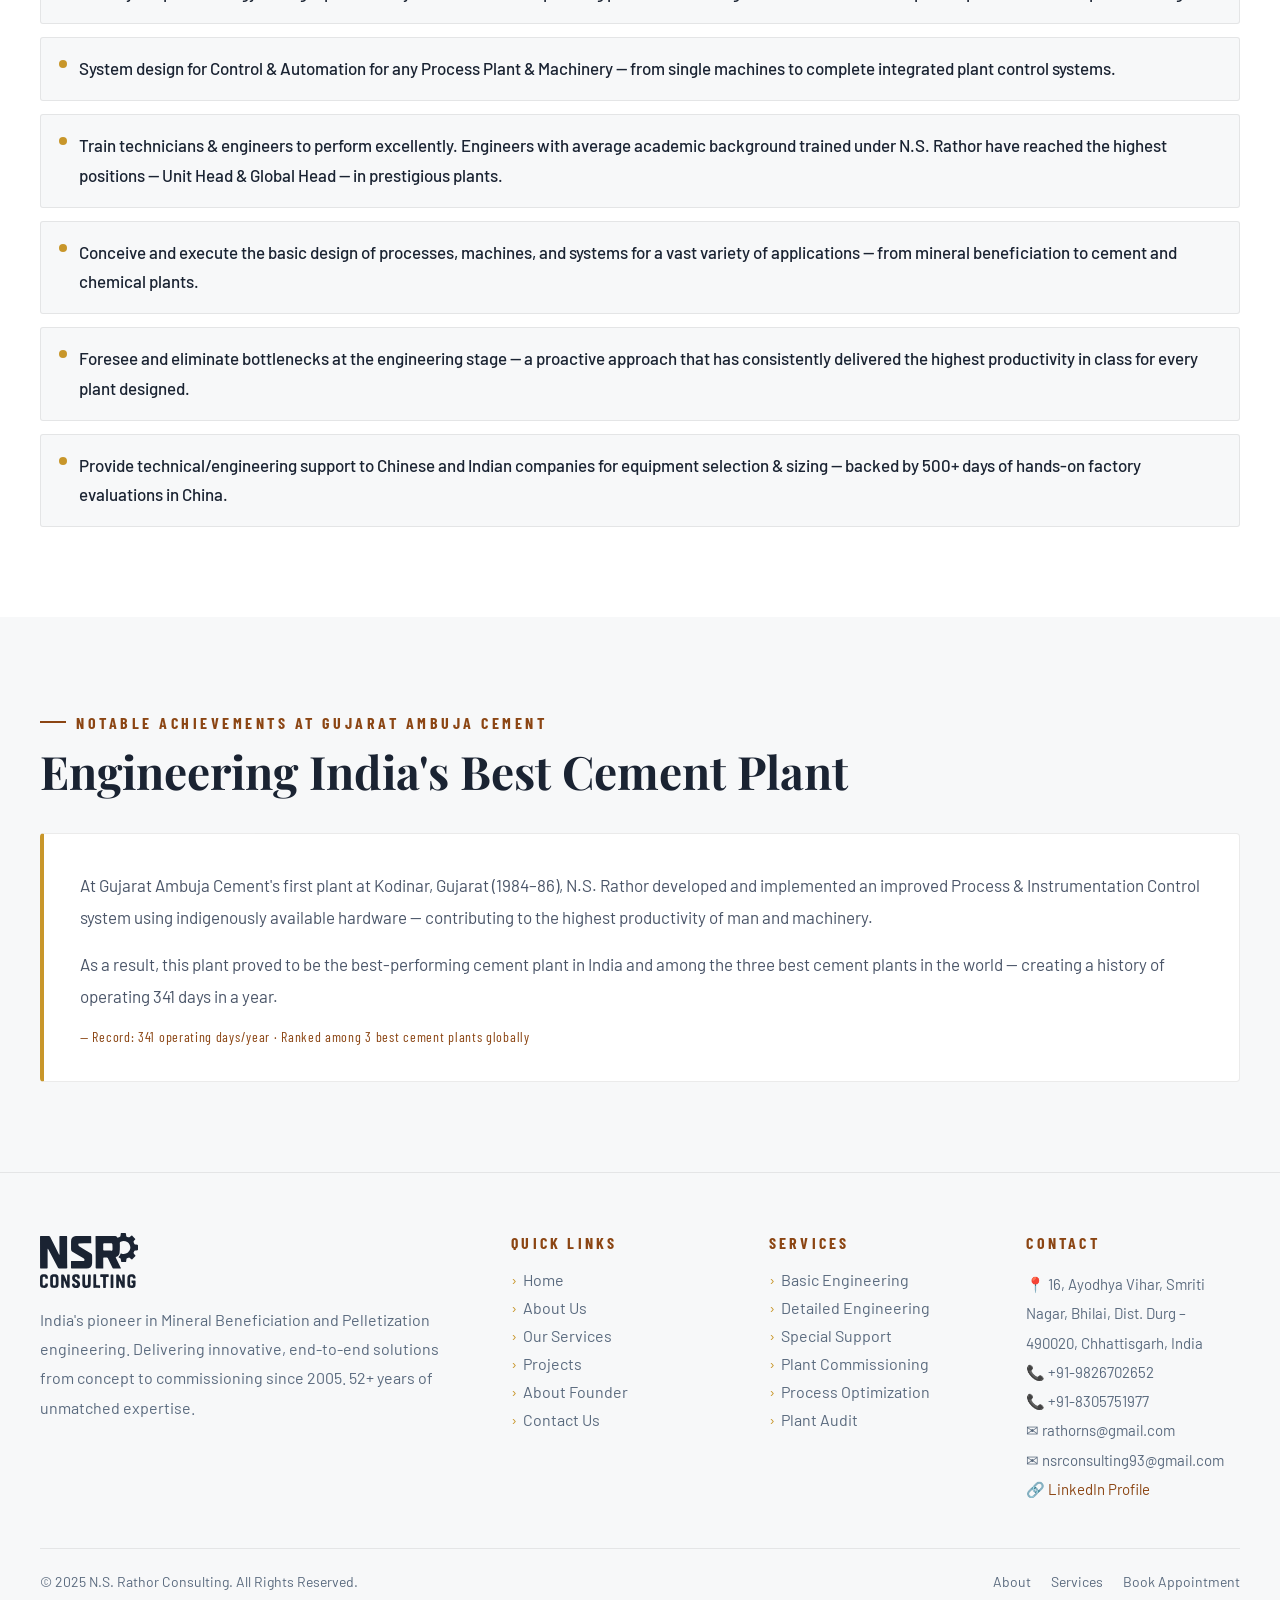
<file: founder.html>
<!DOCTYPE html>
<html lang="en">
<head>
<meta charset="UTF-8">
<meta name="viewport" content="width=device-width, initial-scale=1.0">
<title>Narendra Singh Rathor — Founder, N.S. Rathor Consultants | Mineral Processing Expert, Bhilai</title>
<meta name="description" content="Profile of Narendra Singh Rathor — Founder of N.S. Rathor Consultants (NS Rathor Consulting), Bhilai. 52+ years in Mineral Beneficiation, Pelletization, Cement & Fertilizer industries. B.Sc. & M.Sc. from IIT BHU. India's first low-grade Iron Ore & Slime Beneficiation plants. 500+ days in China.">
<meta name="keywords" content="Narendra Singh Rathor, NS Rathor Consultants, N S Rathor Consultants, mineral processing expert India, mineral beneficiation consultant Bhilai, IIT BHU engineer, iron ore expert Chhattisgarh, pelletization expert, cement plant engineer, NS Rathor profile, Gujarat Ambuja, L&T cement, SAIL consultant">
<meta name="author" content="Narendra Singh Rathor">
<meta name="robots" content="index, follow">
<link rel="canonical" href="https://www.rathorns.com/founder.html">
<meta name="geo.region" content="IN-CT">
<meta name="geo.placename" content="Bhilai, Chhattisgarh">
<meta property="og:type" content="profile">
<meta property="og:title" content="Narendra Singh Rathor — Mineral Processing Expert, 52+ Years">
<meta property="og:description" content="Founder of N.S. Rathor Consulting. Pioneer in Iron Ore Beneficiation & Pelletization. IIT BHU alumnus. Based in Bhilai, Chhattisgarh.">
<meta property="og:url" content="https://www.rathorns.com/founder.html">
<meta property="og:image" content="https://www.rathorns.com/images/profile.avif">
<meta property="og:site_name" content="N.S. Rathor Consulting">
<meta name="twitter:card" content="summary_large_image">
<meta name="twitter:title" content="Narendra Singh Rathor — Mineral Processing Expert">
<meta name="twitter:description" content="52+ years in Mineral Beneficiation, Pelletization & Cement. IIT BHU. Bhilai, Chhattisgarh.">
<link rel="icon" type="image/svg+xml" href="images/logo.svg">
<link rel="preconnect" href="https://fonts.googleapis.com">
<link href="https://fonts.googleapis.com/css2?family=Playfair+Display:ital,wght@0,400;0,700;0,900;1,400&family=Barlow:wght@300;400;500;600&family=Barlow+Condensed:wght@400;600;700;800&display=swap" rel="stylesheet">
<link rel="stylesheet" href="css/styles.css">

<!-- Structured Data: Person -->
<script type="application/ld+json">
{
  "@context": "https://schema.org",
  "@type": "Person",
  "name": "Narendra Singh Rathor",
  "jobTitle": "Founder & Principal Consultant",
  "worksFor": {"@type": "Organization", "name": "N.S. Rathor Consulting"},
  "alumniOf": [
    {"@type": "CollegeOrUniversity", "name": "IIT (BHU) Varanasi", "department": "Engineering"},
    {"@type": "CollegeOrUniversity", "name": "University of Gorakhpur"}
  ],
  "knowsAbout": ["Mineral Beneficiation", "Iron Ore Pelletization", "Cement Plant Engineering", "Process Automation", "Slime Beneficiation", "Manganese Ore Processing"],
  "address": {
    "@type": "PostalAddress",
    "addressLocality": "Bhilai",
    "addressRegion": "Chhattisgarh",
    "addressCountry": "IN"
  },
  "telephone": "+91-9826702652",
  "email": "rathorns@gmail.com",
  "url": "https://www.rathorns.com/founder.html",
  "image": "https://www.rathorns.com/images/profile.avif",
  "sameAs": ["https://www.linkedin.com/in/nsrathor/"]
}
</script>
</head>
<body>

<!-- TOP BAR -->
<div class="topbar">
  <div class="topbar-inner">
    <div>📍 16, Ayodhya Vihar, Smriti Nagar, Bhilai, Dist. Durg – 490020, Chhattisgarh, India</div>
    <div style="display:flex;align-items:center;flex-wrap:wrap;gap:2px;">
      <a href="tel:+919826702652">📞 +91-9826702652</a>
      <span class="topbar-sep">|</span>
      <a href="mailto:rathorns@gmail.com">✉ rathorns@gmail.com</a>
      <span class="topbar-sep">|</span>
      <a href="mailto:nsrconsulting93@gmail.com">nsrconsulting93@gmail.com</a>
      <span class="topbar-sep">|</span>
      <a href="https://www.linkedin.com/in/nsrathor/" target="_blank">🔗 LinkedIn</a>
    </div>
  </div>
</div>

<!-- NAVBAR -->
<nav id="mainNav">
  <div class="nav-inner">
    <a class="logo" href="index.html">
      <img src="images/logo.svg" alt="N.S. Rathor Consulting" class="logo-svg">
    </a>
    <ul class="nav-links" id="navLinks">
      <li><a href="index.html" data-page="home">Home</a></li>
      <li><a href="about.html" data-page="about">About Us</a></li>
      <li><a href="services.html" data-page="services">Services</a></li>
      <li><a href="projects.html" data-page="projects">Projects</a></li>
      <li><a href="founder.html" data-page="founder">Founder</a></li>
      <li><a href="contact.html" data-page="contact" class="nav-cta">Contact Us</a></li>
    </ul>
    <div class="hamburger" id="hamburger">
      <span></span><span></span><span></span>
    </div>
  </div>
</nav>

<main>

<!-- PAGE HERO -->
<div class="page-hero">
  <div class="page-hero-inner">
    <div class="page-breadcrumb"><a href="index.html">Home</a><span>›</span>About the Founder</div>
    <h1>Narendra Singh<br><em>Rathor</em></h1>
    <p class="page-hero-desc">Founder & Principal Consultant — 52+ years of engineering leadership across mineral processing, cement, and fertilizer industries.</p>
  </div>
</div>

<!-- FOUNDER PROFILE -->
<section style="background:var(--white);">
  <div class="container">
    <div class="founder-full-grid">
      <div>
        <div class="founder-full-frame reveal">
          <img src="images/profile.avif" alt="Narendra Singh Rathor — Founder & Principal Consultant" class="frame-img">
        </div>
        <div class="founder-full-tag reveal reveal-d1">
          <div class="founder-full-tag-name">Narendra Singh Rathor</div>
          <div class="founder-full-tag-role">Founder & Principal Consultant</div>
        </div>
        <div style="margin-top:20px;display:flex;flex-direction:column;gap:10px;" class="reveal reveal-d2">
          <a href="https://www.linkedin.com/in/nsrathor/" target="_blank" class="btn btn-steel btn-sm" style="justify-content:center;">🔗 LinkedIn Profile</a>
          <a href="tel:+919826702652" class="btn btn-outline btn-sm" style="justify-content:center;color:var(--steel);border-color:var(--light-border);">📞 +91-9826702652</a>
        </div>
      </div>

      <div>
        <div class="section-eyebrow reveal">Profile</div>
        <h2 class="sec-title reveal reveal-d1">Engineering Visionary</h2>
        <div class="divider reveal reveal-d1"></div>
        <p style="font-size:17px;line-height:1.82;color:#4a5568;margin-bottom:22px;" class="reveal reveal-d2">With over 52 years in the field, Narendra Singh Rathor has made significant contributions to the Fertilizer, Cement and Mineral Processing industries. His expertise encompasses teaching, operation, maintenance, erection & commissioning and project execution — particularly in developing Iron Ore Beneficiation and Pelletization Projects.</p>
        <p style="font-size:17px;line-height:1.82;color:#4a5568;margin-bottom:28px;" class="reveal reveal-d3">He conceived, developed, designed, and implemented many exemplary & efficient Mineral Beneficiation and Pelletization projects with many special features. He has worked for more than 500 days with Chinese Technology Suppliers & Machinery Manufacturers.</p>

        <div class="credentials-grid">
          <div class="cred-item reveal">
            <div class="cred-label">Qualification</div>
            <div class="cred-value">B.Sc. Engg. (Electrical) — 1969<br>BENCO / I.I.T. – B.H.U. Varanasi</div>
          </div>
          <div class="cred-item reveal reveal-d1">
            <div class="cred-label">Post-Graduation</div>
            <div class="cred-value">M.Sc. Engg. (Electronics) — 1971<br>BENCO / I.I.T. – B.H.U. Varanasi</div>
          </div>
          <div class="cred-item reveal">
            <div class="cred-label">Management</div>
            <div class="cred-value">P.G.D.B.M. — 1977<br>University of Gorakhpur</div>
          </div>
          
          <div class="cred-item reveal" style="grid-column:1/-1;">
            <div class="cred-label">Total Experience</div>
            <div class="cred-value">54+ Years — Teaching · Erection · Commissioning · Maintenance · New Technology Development · Project Execution · Troubleshooting · Energy Saving · Training & Manpower Development</div>
          </div>
        </div>
      </div>
    </div>
  </div>
</section>

<!-- CAREER HISTORY -->
<section style="background:var(--dust);">
  <div class="container">
    <div class="section-eyebrow reveal">Career History</div>
    <h2 class="sec-title reveal reveal-d1">Organisations Served (1972–1989)</h2>
    <p class="sec-desc reveal reveal-d2">Prior to founding his consultancy, N.S. Rathor held senior roles at India's largest fertilizer and cement plants.</p>
    <div style="overflow-x:auto;margin-top:36px;" class="reveal reveal-d2">
      <table class="career-table">
        <thead>
          <tr><th>Organisation</th><th>Role</th><th>Sector</th></tr>
        </thead>
        <tbody>
          <tr><td>M.M.M. Engineering College, Gorakhpur</td><td>Lecturer</td><td>Education</td></tr>
          <tr><td>Fertilizer Corporation of India Ltd. — Gorakhpur Unit</td><td>Junior / Assistant Engineer</td><td>Fertilizer</td></tr>
          <tr><td>Fertilizer Corporation of India Ltd. — Sindri Modernisation Project</td><td>Project Engineer</td><td>Fertilizer</td></tr>
          <tr><td>U.P. State Cement Corporation Ltd. — KCCP Dalla & Chunar</td><td>Unit Head (Technical)</td><td>Cement</td></tr>
          <tr><td>IPI Tata Sponge Iron Project</td><td>Unit Head (Technical)</td><td>Steel/DRI</td></tr>
          <tr><td>Larsen & Toubro Ltd. — Awalpur Cement Works (3200 TPD)</td><td>HOD, Instrumentation & Control System</td><td>Cement</td></tr>
          <tr><td>Gujarat Ambuja Cement — First Plant, Kodinar</td><td>Senior Manager & HOD, I&C</td><td>Cement</td></tr>
        </tbody>
      </table>
    </div>
  </div>
</section>

<!-- MAJOR CONTRIBUTIONS AT ORGANISATIONS -->
<section style="background:var(--white);">
  <div class="container">
    <div class="section-eyebrow reveal">Major Contributions</div>
    <h2 class="sec-title reveal reveal-d1">Landmark Achievements at Key Organisations</h2>
    <p class="sec-desc reveal reveal-d2">At every organization he served, N.S. Rathor established new benchmarks in performance and successfully solved problems that had challenged OEMs, Consultants, and Research Institutions for years.</p>

    <div style="margin-top:40px;display:flex;flex-direction:column;gap:20px;">
      <div class="achievement-block reveal">
        <div class="achievement-block-org">FCI Gorakhpur Unit (1973–77) · Most Modern Fertilizer Plant of Its Time</div>
        <div class="achievement-block-title">Component-Level Innovation & Import Substitution</div>
        <ul>
          <li>Rectified and performed component-level repair of Servo Jet Temperature Controllers, Gas Analysers & Electronic Weighing Systems.</li>
          <li>Import-substituted L.I.T. Chambers for high-temperature, high-pressure & highly corrosive applications.</li>
          <li>Balancing of cooling tower fans, performed vibration analysis and reduced vibration levels in high-pressure pipelines of Naphtha pumps.</li>
          <li>Modified the cooling systems for field mounted control panels to improve the performance of Gas Analysers</li>
        </ul>
      </div>

      <div class="achievement-block reveal">
        <div class="achievement-block-org">FCI Sindri Modernisation Project (1977–79) · Largest Fertilizer Plant of Its Time</div>
        <div class="achievement-block-title">Ahead-of-Scheduled Commissioning of project without OEM</div>
        <ul>
          <li>Completed erection & commissioning of the Instrumentation & Control System of the Urea Plant ahead of Electrical & Mechanical jobs.</li>
          <li>Commissioning activities were done departmentally by in-house trained manpower — without any assistance from OEMs.</li>
        </ul>
        <div class="achievement-highlight">By in-house trained manpower without OEM assistance</div>
      </div>

      <div class="achievement-block reveal">
        <div class="achievement-block-org">KCCP Dalla & Chunar, UP State Cement Corp (1977–81 & 86–89) · Largest Cement Plant of Its Time IN INDIA</div>
        <div class="achievement-block-title">Unprecedented Production Records & Complex Problem Solving</div>
        <ul>
          <li>Erection & commissioning of Instrumentation, Control Systems, Power Electronics & ESPs completed in parallel with Electrical & Mechanical work — zero extra days for testing or calibration.</li>
          <li>Repaired & commissioned a 200 KW Thyristor Converter Kiln Drive that had been lying rejected and damaged since 1975 — saving 2 months of production loss in the old Dalla unit.</li>
          <li>Identified the cause of Cement Mill Girth Gear failure that had remained unresolved for 6 years despite the best efforts of WIL (OEM), Holtec (Plant Consultant & Designer), NCBM, KCP and NML.</li>
          <li>Identified the cause of inefficient ESP operation that could not be diagnosed for 6 years by Voltas (OEM), Holtec, and other leading organisations.</li>
          <li>Modified the design of the Slag Dryer combustion chamber arch to deliver 10x longer life (previously only 6 months).</li>
          <li>Properly commissioned the Mill automatic baring mechanism and internal water spray systems — 5 years after the mill's original commissioning.</li>
        </ul>
        <div class="achievement-highlight">Record production of 6,700 T/day from 5,000 TPD plant — that could never touch 4,000 T in a day, since 5 years</div>
        <div class="achievement-highlight" style="margin-left:8px;">Zero labour unrest during 3½ years as Technical Unit Head</div>
      </div>

      <div class="achievement-block reveal">
        <div class="achievement-block-org">Larsen & Toubro — Awalpur Cement Works (1982–84) · 3,200 TPD, Largest Single-Stream Plant</div>
        <div class="achievement-block-title">First-of-its-Kind Achievement at L&T</div>
        <ul>
          <li>Erection & commissioning of Instrumentation & Control Systems, Power Electronics Equipment and ESPs completed alongside Electrical & Mechanical work — zero extra days for testing or calibration.</li>
          <li>L&T experienced such a possibility for the first time in their 30 years of cement plant & machinery business.</li>
          <li>Troubleshooted  the Hydraulic drive system of the Push Feeder of the Limestone Crusher and assisted in commissioning other hydraulic & pneumatic systems.</li>
        </ul>
        <div class="achievement-highlight">By in-house trained manpower without OEM assistance</div>
      </div>
    </div>
  </div>
</section>

<!-- CONSULTANCY CAREER (1990–2005) -->
<section style="background:var(--dust);">
  <div class="container">
    <div class="section-eyebrow reveal">Consultancy Career (1990–2005)</div>
    <h2 class="sec-title reveal reveal-d1">Multi-Industry Consulting Before Mineral Processing</h2>
    <p class="sec-desc reveal reveal-d2">Before focussing exclusively on mineral beneficiation, N.S. Rathor served as a consultant across cement, fertilizer, coal, railway and automation industries.</p>

    <div class="consult-grid">
      <div class="consult-card reveal">
        <div class="consult-card-period">1990</div>
        <div class="consult-card-name">Udaipur Cement Works</div>
        <div class="consult-card-desc">Technical auditing of plant process & machineries Performance. Evaluated plant machineries & operating systems, identified problems and provided solutions.</div>
      </div>

      <div class="consult-card reveal reveal-d1">
        <div class="consult-card-period">1990s</div>
        <div class="consult-card-name">Ramsey Australia</div>
        <div class="consult-card-desc">Provided Engineering services for commissioning of online auto coal sampling systems for NCL Bina Project. Pre-commissioning checks for Rapid Loading Station of NCL Khadia Project. Installed & commissioned special C-level indicators for pulp digesters at APR Ltd. (first time introduced in India).</div>
      </div>

      <div class="consult-card reveal reveal-d2">
        <div class="consult-card-period">1990s</div>
        <div class="consult-card-name">Vishaka Cement</div>
        <div class="consult-card-desc">Provided Engineering services for commissioning of Sanko Piotech Company Ltd. Japan make Impact Flow Weighing System in Cement Silo discharge. first time introduced in India).</div>
      </div>

      <div class="consult-card reveal">
        <div class="consult-card-period">1996 – 2005</div>
        <div class="consult-card-name">Siemens Ltd. Delhi Region</div>
        <div class="consult-card-desc">Worked as authorised service centre for Automation & Railway Transport Division. First two sets of 85 KW Siemens make inverters - installed & commissioned in electric locomotives at Chittaranjan Locomotive Works. The performance of the Engineers trained was so exemplary that Siemens absorbed them in Siemens.</div>
      </div>

      <div class="consult-card reveal reveal-d1">
        <div class="consult-card-period">1994 – 2005</div>
        <div class="consult-card-name">Minitech Pvt. Ltd.</div>
        <div class="consult-card-desc">
          Assisted in development of plant & machineries for VSK & Rotary Kiln Cement Plants, Coal Washeries, Lime Calcination Plants, Sponge Iron Plants, Pneumatic Conveying Systems, and High Efficiency Air Separators.</div>
      </div>

      <div class="consult-card reveal reveal-d2">
        <div class="consult-card-period">2003 – 2010</div>
        <div class="consult-card-name">Beekay Engineering & BSBK</div>
        <div class="consult-card-desc">Development of process & technology for Iron Ore Pelletization and Beneficiation Plants. Conceived, designed & manufactured hydraulically driven Asphalt Mixture of international standard. Engineered two Iron Ore beneficiation projects in Dalli Rajhara Mines of SAIL Bhilai.</div>
      </div>
    </div>
  </div>
</section>

<!-- GLOBAL EXPERTISE & TRAINING LEGACY -->
<section style="background:var(--dust);">
  <div class="container">
    <div style="display:grid;grid-template-columns:1fr 1fr;gap:44px;" class="why-grid">
      <div>
        <div class="section-eyebrow reveal">Global Expertise</div>
        <h2 class="sec-title reveal reveal-d1">China Technology<br>Partnership</h2>
        <div class="divider reveal reveal-d1"></div>
        <p style="font-size:17px;line-height:1.82;color:#4a5568;margin-bottom:18px;" class="reveal reveal-d2">N.S. Rathor has spent more than 500 days in China, evaluating large numbers of Technology Suppliers & Machinery Manufacturers — Thus assisting in selection of best technologies and equipment if required ensuring only the best-in-class equipment reaches Indian projects.</p>
        <p style="font-size:17px;line-height:1.82;color:#4a5568;" class="reveal reveal-d3">He has also shared knowledge and know-how on the Hematite Iron Ore Pelletization Process to leading pellet plant design institutes in China — a testament to his globally recognised expertise.</p>
        <div style="display:flex;gap:20px;margin-top:28px;flex-wrap:wrap;" class="reveal reveal-d3">
          <div style="text-align:center;padding:18px 22px;background:var(--white);border-radius:4px;border:1px solid var(--light-border);box-shadow:0 2px 10px rgba(0,0,0,0.04);">
            <div style="font-family:'Playfair Display',serif;font-size:38px;font-weight:900;color:var(--ore);line-height:1;">500<sup style="font-size:16px;">+</sup></div>
            <div style="font-family:'Barlow Condensed',sans-serif;font-size:11px;letter-spacing:0.12em;text-transform:uppercase;color:#5a6a7e;margin-top:4px;">Days in China</div>
          </div>
          <div style="text-align:center;padding:18px 22px;background:var(--white);border-radius:4px;border:1px solid var(--light-border);box-shadow:0 2px 10px rgba(0,0,0,0.04);">
            <div style="font-family:'Playfair Display',serif;font-size:38px;font-weight:900;color:var(--ore);line-height:1;">100<sup style="font-size:16px;">+</sup></div>
            <div style="font-family:'Barlow Condensed',sans-serif;font-size:11px;letter-spacing:0.12em;text-transform:uppercase;color:#5a6a7e;margin-top:4px;">Factories Evaluated</div>
          </div>
        </div>
      </div>

      <div>
        <div class="section-eyebrow reveal">Training Legacy</div>
        <h2 class="sec-title reveal reveal-d1">Building Industry<br>Leaders</h2>
        <div class="divider reveal reveal-d1"></div>
        <p style="font-size:17px;line-height:1.82;color:#4a5568;margin-bottom:18px;" class="reveal reveal-d2">Throughout his career, N.S. Rathor has demonstrated a distinguished ability to train and develop manpower. In every organisation, commissioning activities were completed departmentally — by in-house trained staff without OEM assistance.</p>
        <p style="font-size:17px;line-height:1.82;color:#4a5568;" class="reveal reveal-d3">Engineers with average academic backgrounds, after being trained and working with N.S. Rathor, outperformed their colleagues and reached the highest positions — including Unit Head and Global Head — in prestigious cement plants of India (1 MTPA to 3 MTPA capacity).</p>
        <div style="margin-top:24px;padding:20px 24px;background:var(--white);border-radius:4px;border-left:3px solid var(--gold);box-shadow:0 2px 10px rgba(0,0,0,0.04);" class="reveal reveal-d3">
          <p style="font-family:'Playfair Display',serif;font-size:17px;font-style:italic;color:var(--steel);line-height:1.55;">"The mark of a true engineer is not just solving problems, but building people who can solve problems independently."</p>
          <p style="font-family:'Barlow Condensed',sans-serif;font-size:11px;letter-spacing:0.1em;text-transform:uppercase;color:var(--ore);margin-top:10px;">— N.S. Rathor's Philosophy</p>
        </div>
      </div>
    </div>
  </div>
</section>

<!-- DISTINCTIVE ABILITIES -->
<section style="background:var(--white);">
  <div class="container">
    <div class="section-eyebrow reveal">Distinctive Abilities</div>
    <h2 class="sec-title reveal reveal-d1">What Sets N.S. Rathor Apart</h2>
    <div class="distinguish-list">
      <div class="dis-item reveal"><div class="dis-bullet"></div><div class="dis-text">Ability to understand any complex plant, machinery, process & operating systems — troubleshoot problems and suggest further improvements with a structured analytical approach.</div></div>
      <div class="dis-item reveal reveal-d1"><div class="dis-bullet"></div><div class="dis-text">Identify scope for energy saving & productivity enhancement in operating plants — delivering results without extra capital expenditure or manpower changes.</div></div>
      <div class="dis-item reveal"><div class="dis-bullet"></div><div class="dis-text">System design for Control & Automation for any Process Plant & Machinery — from single machines to complete integrated plant control systems.</div></div>
      <div class="dis-item reveal reveal-d1"><div class="dis-bullet"></div><div class="dis-text">Train technicians & engineers to perform excellently. Engineers with average academic background trained under N.S. Rathor have reached the highest positions — Unit Head & Global Head — in prestigious plants.</div></div>
      <div class="dis-item reveal"><div class="dis-bullet"></div><div class="dis-text">Conceive and execute the basic design of processes, machines, and systems for a vast variety of applications — from mineral beneficiation to cement and chemical plants.</div></div>
      <div class="dis-item reveal reveal-d1"><div class="dis-bullet"></div><div class="dis-text">Foresee and eliminate bottlenecks at the engineering stage — a proactive approach that has consistently delivered the highest productivity in class for every plant designed.</div></div>
      <div class="dis-item reveal"><div class="dis-bullet"></div><div class="dis-text">Provide technical/engineering support to Chinese and Indian companies for equipment selection & sizing — backed by 500+ days of hands-on factory evaluations in China.</div></div>
    </div>
  </div>
</section>

<!-- GUJARAT AMBUJA ACHIEVEMENT -->
<section style="background:var(--dust);">
  <div class="container">
    <div class="section-eyebrow reveal">Notable Achievements at Gujarat Ambuja Cement</div>
    <h2 class="sec-title reveal reveal-d1">Engineering India's Best Cement Plant</h2>
    <div style="background:var(--white);border-radius:4px;padding:36px;border:1px solid var(--light-border);border-left:4px solid var(--gold);margin-top:36px;" class="reveal reveal-d2">
      <p style="font-size:17px;line-height:1.85;color:#4a5568;margin-bottom:16px;">At Gujarat Ambuja Cement's first plant at Kodinar, Gujarat (1984–86), N.S. Rathor developed and implemented an improved Process & Instrumentation Control system using indigenously available hardware — contributing to the highest productivity of man and machinery.</p>
      <p style="font-size:17px;line-height:1.85;color:#4a5568;margin-bottom:16px;">As a result, this plant proved to be the best-performing cement plant in India and among the three best cement plants in the world — creating a history of operating 341 days in a year.</p>
      <p style="font-size:14px;color:var(--ore);font-family:'Barlow Condensed',sans-serif;letter-spacing:0.05em;">— Record: 341 operating days/year · Ranked among 3 best cement plants globally</p>
    </div>
  </div>
</section>

</main>

<!-- FOOTER -->
<footer id="mainFooter">
  <div class="container">
    <div class="footer-grid">
      <div class="footer-about">
    <a class="logo" href="index.html">
      <img src="images/logo.svg" alt="N.S. Rathor Consulting" class="logo-svg">
    </a>
        <p>India's pioneer in Mineral Beneficiation and Pelletization engineering. Delivering innovative, end-to-end solutions from concept to commissioning since 2005. 52+ years of unmatched expertise.</p>
      </div>
      <div>
        <div class="footer-h">Quick Links</div>
        <ul class="footer-nav">
          <li><a href="index.html">Home</a></li>
          <li><a href="about.html">About Us</a></li>
          <li><a href="services.html">Our Services</a></li>
          <li><a href="projects.html">Projects</a></li>
          <li><a href="founder.html">About Founder</a></li>
          <li><a href="contact.html">Contact Us</a></li>
        </ul>
      </div>
      <div>
        <div class="footer-h">Services</div>
        <ul class="footer-nav">
          <li><a href="services.html">Basic Engineering</a></li>
          <li><a href="services.html">Detailed Engineering</a></li>
          <li><a href="services.html">Special Support</a></li>
          <li><a href="services.html">Plant Commissioning</a></li>
          <li><a href="services.html">Process Optimization</a></li>
          <li><a href="services.html">Plant Audit</a></li>
        </ul>
      </div>
      <div>
        <div class="footer-h">Contact</div>
        <div style="font-size:15px;color:#5a6a7e;line-height:1.95;">
          📍 16, Ayodhya Vihar, Smriti Nagar, Bhilai, Dist. Durg – 490020, Chhattisgarh, India<br>
          📞 <a href="tel:+919826702652" style="color:#5a6a7e;text-decoration:none;">+91-9826702652</a><br>
          📞 <a href="tel:+919826702652" style="color:#5a6a7e;text-decoration:none;">+91-8305751977</a><br>
          <a href="mailto:rathorns@gmail.com" style="color:#5a6a7e;text-decoration:none;">✉ rathorns@gmail.com</a><br>
          <a href="mailto:nsrconsulting93@gmail.com" style="color:#5a6a7e;text-decoration:none;white-space:nowrap;">✉ nsrconsulting93@gmail.com</a><br>
          <a href="https://www.linkedin.com/in/nsrathor/" target="_blank" style="color:var(--ore);text-decoration:none;">🔗 LinkedIn Profile</a>
        </div>
      </div>
    </div>
    <div class="footer-bottom">
      <div>© 2025 N.S. Rathor Consulting. All Rights Reserved.</div>
      <div style="display:flex;gap:20px;flex-wrap:wrap;">
        <a href="about.html">About</a>
        <a href="services.html">Services</a>
        <a href="contact.html">Book Appointment</a>
      </div>
    </div>
  </div>
</footer>

<script src="js/main.js"></script>
</body>
</html>
</file>
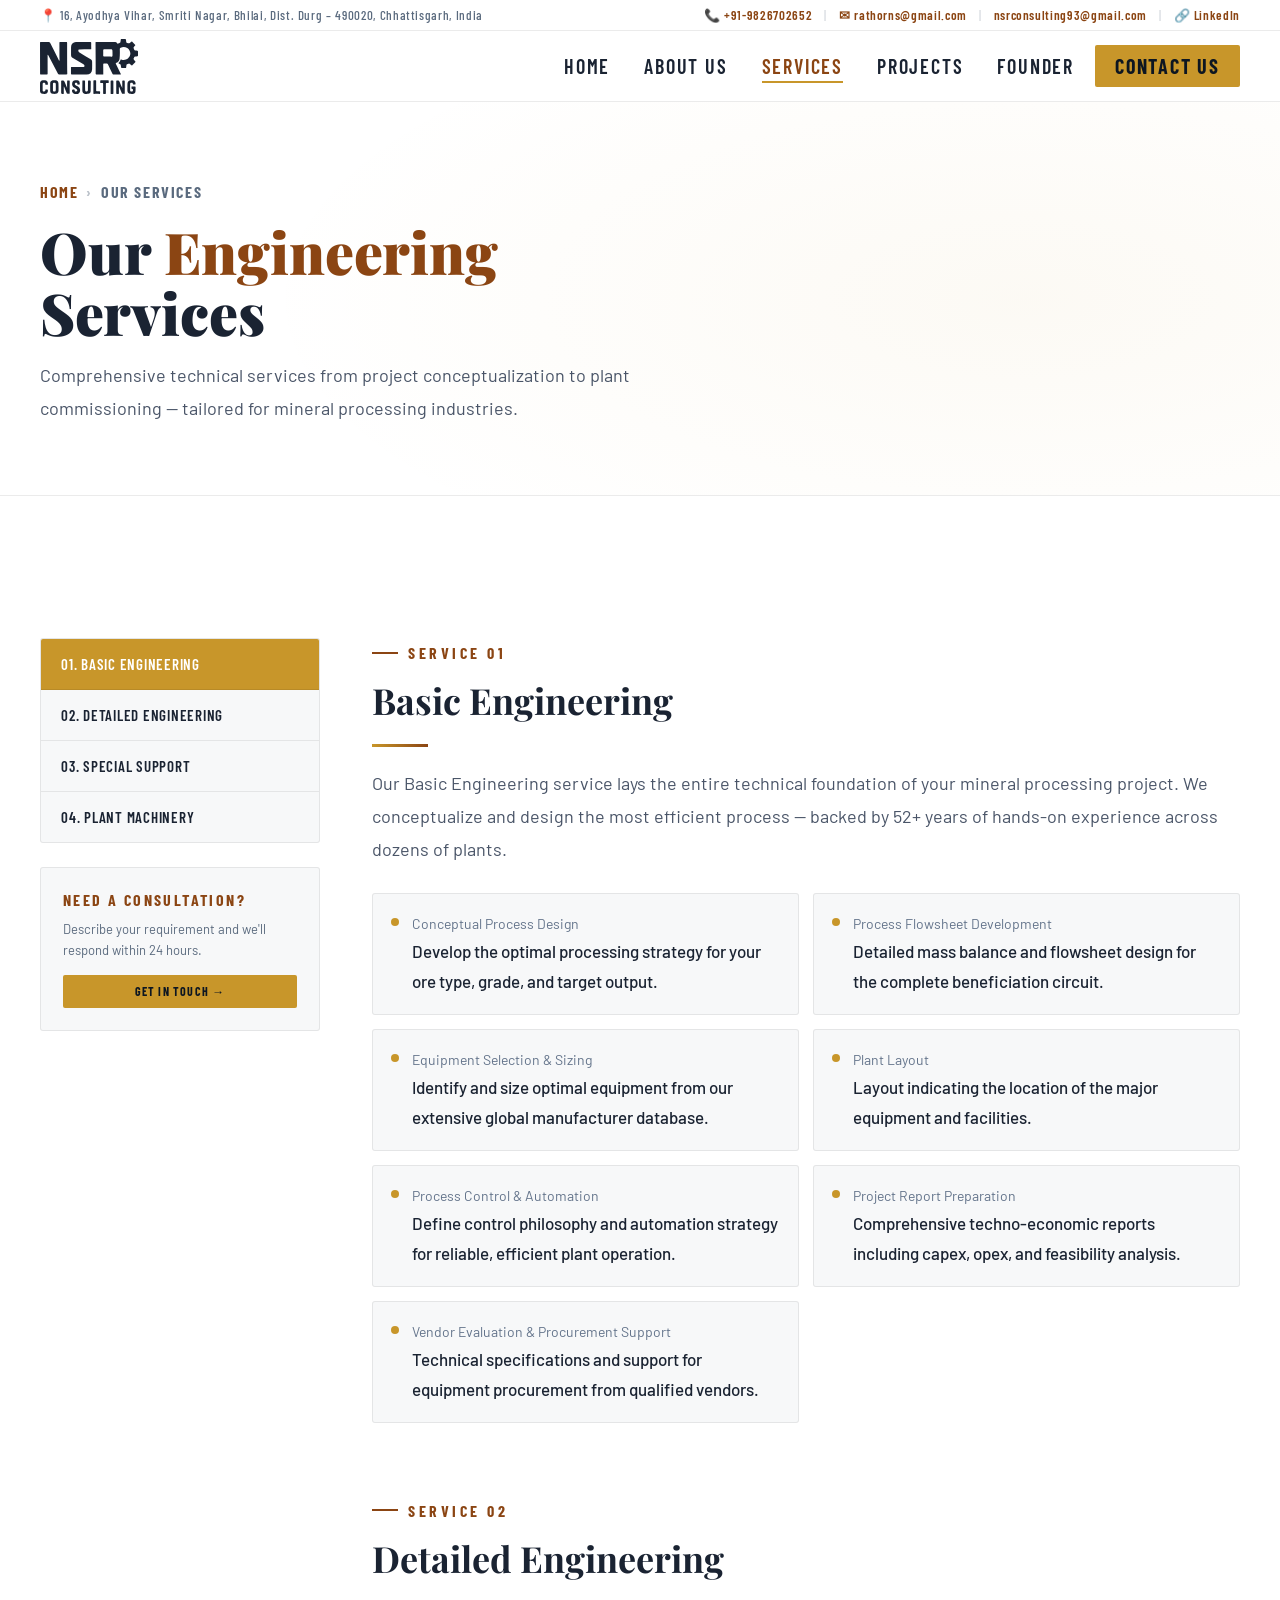
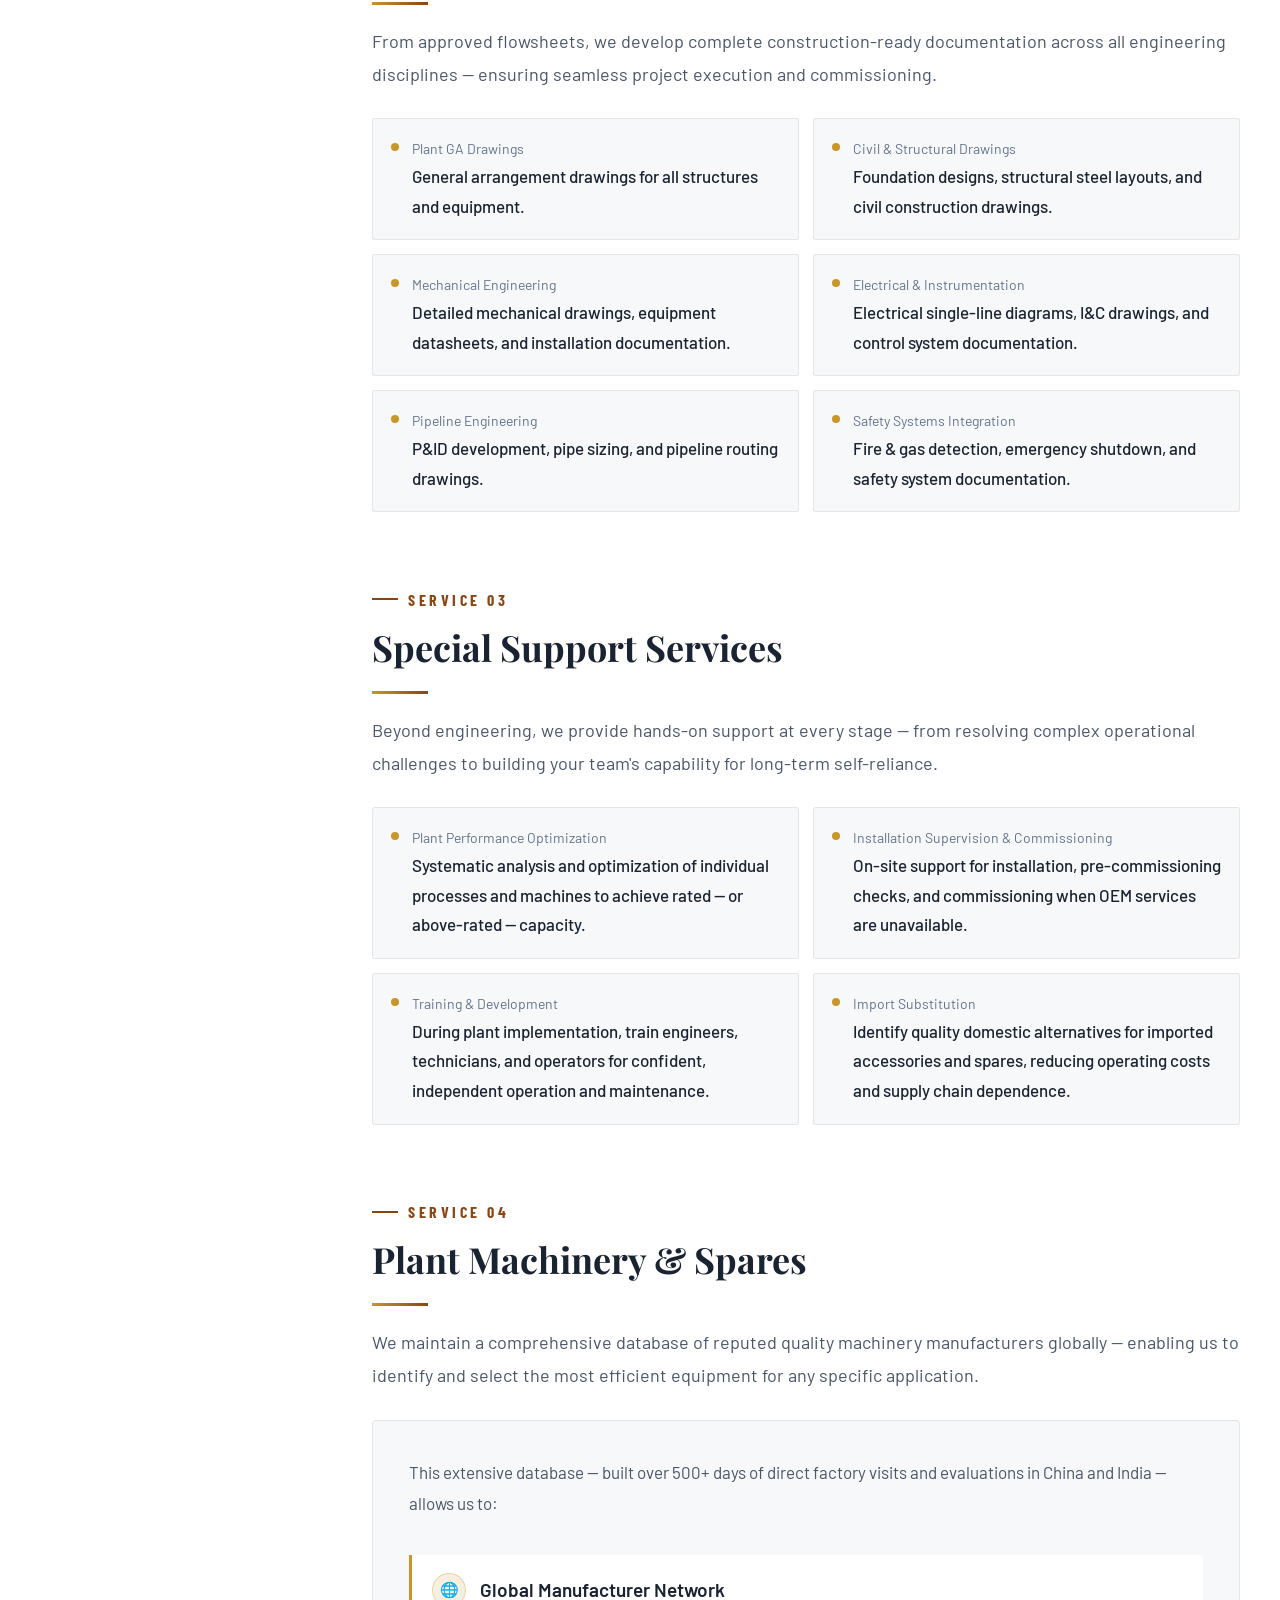
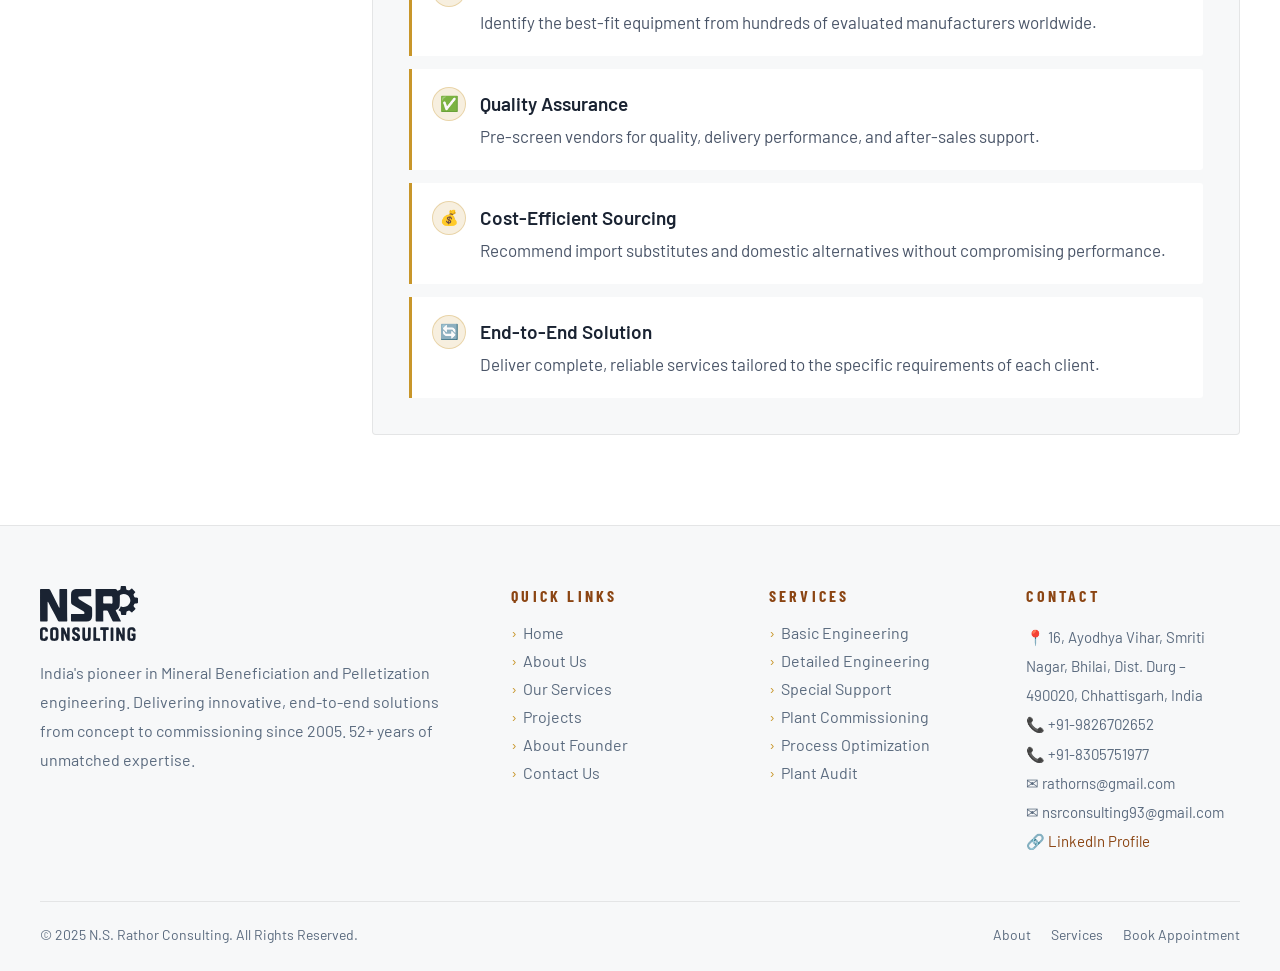
<file: services.html>
<!DOCTYPE html>
<html lang="en">
<head>
<meta charset="UTF-8">
<meta name="viewport" content="width=device-width, initial-scale=1.0">
<title>Mineral Beneficiation Engineering Services | N.S. Rathor Consultants, Bhilai</title>
<meta name="description" content="N.S. Rathor Consultants — Comprehensive mineral beneficiation engineering services — Basic Engineering, Detailed Engineering, Plant Commissioning, Process Optimization, Training & Plant Machinery sourcing. End-to-end solutions from concept to commissioning in Bhilai, India.">
<meta name="keywords" content="mineral beneficiation services, NS Rathor Consultants, N S Rathor Consultants, basic engineering mineral processing, detailed engineering iron ore, plant commissioning services India, process optimization, equipment selection sizing, vendor evaluation, mineral processing training, Bhilai consultant">
<meta name="author" content="N.S. Rathor Consulting">
<meta name="robots" content="index, follow">
<link rel="canonical" href="https://www.rathorns.com/services.html">
<meta name="geo.region" content="IN-CT">
<meta name="geo.placename" content="Bhilai, Chhattisgarh">
<meta property="og:type" content="website">
<meta property="og:title" content="Mineral Beneficiation Engineering Services — N.S. Rathor Consulting">
<meta property="og:description" content="End-to-end engineering services for mineral processing — from conceptual design to plant commissioning. 52+ years of expertise.">
<meta property="og:url" content="https://www.rathorns.com/services.html">
<meta property="og:image" content="https://www.rathorns.com/images/logo.svg">
<meta property="og:site_name" content="N.S. Rathor Consulting">
<meta name="twitter:card" content="summary">
<meta name="twitter:title" content="Engineering Services — N.S. Rathor Consulting">
<meta name="twitter:description" content="Basic & Detailed Engineering, Plant Commissioning, Process Optimization for mineral processing plants.">
<link rel="icon" type="image/svg+xml" href="images/logo.svg">
<link rel="preconnect" href="https://fonts.googleapis.com">
<link href="https://fonts.googleapis.com/css2?family=Playfair+Display:ital,wght@0,400;0,700;0,900;1,400&family=Barlow:wght@300;400;500;600&family=Barlow+Condensed:wght@400;600;700;800&display=swap" rel="stylesheet">
<link rel="stylesheet" href="css/styles.css">

<!-- Structured Data: Service -->
<script type="application/ld+json">
{
  "@context": "https://schema.org",
  "@type": "Service",
  "serviceType": "Mineral Beneficiation Engineering Consultancy",
  "provider": {
    "@type": "ProfessionalService",
    "name": "N.S. Rathor Consulting",
    "url": "https://www.rathorns.com/"
  },
  "areaServed": {"@type": "Country", "name": "India"},
  "hasOfferCatalog": {
    "@type": "OfferCatalog",
    "name": "Engineering Services",
    "itemListElement": [
      {"@type": "Offer", "itemOffered": {"@type": "Service", "name": "Basic Engineering — Process Design, Flowsheet Development, Equipment Sizing"}},
      {"@type": "Offer", "itemOffered": {"@type": "Service", "name": "Detailed Engineering — Plant Layout, Construction Drawings, Pipeline Engineering"}},
      {"@type": "Offer", "itemOffered": {"@type": "Service", "name": "Special Support — Plant Commissioning, Training, Import Substitution"}},
      {"@type": "Offer", "itemOffered": {"@type": "Service", "name": "Plant Machinery & Spares Sourcing"}}
    ]
  }
}
</script>
</head>
<body>

<!-- TOP BAR -->
<div class="topbar">
  <div class="topbar-inner">
    <div>📍 16, Ayodhya Vihar, Smriti Nagar, Bhilai, Dist. Durg – 490020, Chhattisgarh, India</div>
    <div style="display:flex;align-items:center;flex-wrap:wrap;gap:2px;">
      <a href="tel:+919826702652">📞 +91-9826702652</a>
      <span class="topbar-sep">|</span>
      <a href="mailto:rathorns@gmail.com">✉ rathorns@gmail.com</a>
      <span class="topbar-sep">|</span>
      <a href="mailto:nsrconsulting93@gmail.com">nsrconsulting93@gmail.com</a>
      <span class="topbar-sep">|</span>
      <a href="https://www.linkedin.com/in/nsrathor/" target="_blank">🔗 LinkedIn</a>
    </div>
  </div>
</div>

<!-- NAVBAR -->
<nav id="mainNav">
  <div class="nav-inner">
    <a class="logo" href="index.html">
      <img src="images/logo.svg" alt="N.S. Rathor Consulting" class="logo-svg">
    </a>
    <ul class="nav-links" id="navLinks">
      <li><a href="index.html" data-page="home">Home</a></li>
      <li><a href="about.html" data-page="about">About Us</a></li>
      <li><a href="services.html" data-page="services">Services</a></li>
      <li><a href="projects.html" data-page="projects">Projects</a></li>
      <li><a href="founder.html" data-page="founder">Founder</a></li>
      <li><a href="contact.html" data-page="contact" class="nav-cta">Contact Us</a></li>
    </ul>
    <div class="hamburger" id="hamburger">
      <span></span><span></span><span></span>
    </div>
  </div>
</nav>

<main>

<!-- PAGE HERO -->
<div class="page-hero">
  <div class="page-hero-inner">
    <div class="page-breadcrumb"><a href="index.html">Home</a><span>›</span>Our Services</div>
    <h1>Our <em>Engineering</em><br>Services</h1>
    <p class="page-hero-desc">Comprehensive technical services from project conceptualization to plant commissioning — tailored for mineral processing industries.</p>
  </div>
</div>

<!-- SERVICES DETAIL -->
<section style="background:var(--white);">
  <div class="container">
    <div class="srv-detail-grid">
      <div class="srv-sidebar">
        <div class="srv-sidebar-nav">
          <a onclick="scrollToSrv('basic')" id="sNav-basic" class="active">01. Basic Engineering</a>
          <a onclick="scrollToSrv('detail')" id="sNav-detail">02. Detailed Engineering</a>
          <a onclick="scrollToSrv('special')" id="sNav-special">03. Special Support</a>
          <a onclick="scrollToSrv('machinery')" id="sNav-machinery">04. Plant Machinery</a>
        </div>
        <div style="margin-top:24px;background:var(--dust);padding:22px;border-radius:3px;border:1px solid var(--light-border);">
          <div style="font-family:'Barlow Condensed',sans-serif;font-size:16px;font-weight:bold;letter-spacing:0.15em;text-transform:uppercase;color:var(--ore);margin-bottom:10px;">Need a Consultation?</div>
          <p style="font-size:13px;color:#5a6a7e;line-height:1.65;margin-bottom:14px;">Describe your requirement and we'll respond within 24 hours.</p>
          <a class="btn btn-gold btn-sm" href="contact.html" style="width:100%;justify-content:center;">Get in Touch →</a>
        </div>
      </div>

      <div>
        <!-- Basic Engineering -->
        <div class="srv-detail-section" id="srv-basic">
          <div class="section-eyebrow reveal">Service 01</div>
          <div class="srv-detail-title reveal reveal-d1">Basic Engineering</div>
          <div class="divider reveal reveal-d1"></div>
          <div class="srv-detail-desc reveal reveal-d2">Our Basic Engineering service lays the entire technical foundation of your mineral processing project. We conceptualize and design the most efficient process — backed by 52+ years of hands-on experience across dozens of plants.</div>
          <div class="srv-feature-grid">
            <div class="srv-feature reveal"><div class="srv-feature-bullet"></div><div class="srv-feature-text"><strong>Conceptual Process Design</strong>Develop the optimal processing strategy for your ore type, grade, and target output.</div></div>
            <div class="srv-feature reveal reveal-d1"><div class="srv-feature-bullet"></div><div class="srv-feature-text"><strong>Process Flowsheet Development</strong>Detailed mass balance and flowsheet design for the complete beneficiation circuit.</div></div>
            <div class="srv-feature reveal reveal-d2"><div class="srv-feature-bullet"></div><div class="srv-feature-text"><strong>Equipment Selection & Sizing</strong>Identify and size optimal equipment from our extensive global manufacturer database.</div></div>
            <div class="srv-feature reveal reveal-d2"><div class="srv-feature-bullet"></div><div class="srv-feature-text"><strong>Plant Layout</strong>Layout indicating the location of the major equipment and facilities.</div></div>
            <div class="srv-feature reveal"><div class="srv-feature-bullet"></div><div class="srv-feature-text"><strong>Process Control & Automation</strong>Define control philosophy and automation strategy for reliable, efficient plant operation.</div></div>
            <div class="srv-feature reveal reveal-d1"><div class="srv-feature-bullet"></div><div class="srv-feature-text"><strong>Project Report Preparation</strong>Comprehensive techno-economic reports including capex, opex, and feasibility analysis.</div></div>
            <div class="srv-feature reveal reveal-d2"><div class="srv-feature-bullet"></div><div class="srv-feature-text"><strong>Vendor Evaluation & Procurement Support</strong>Technical specifications and support for equipment procurement from qualified vendors.</div></div>
          </div>
        </div>

        <!-- Detailed Engineering -->
        <div class="srv-detail-section" id="srv-detail">
          <div class="section-eyebrow reveal">Service 02</div>
          <div class="srv-detail-title reveal reveal-d1">Detailed Engineering</div>
          <div class="divider reveal reveal-d1"></div>
          <div class="srv-detail-desc reveal reveal-d2">From approved flowsheets, we develop complete construction-ready documentation across all engineering disciplines — ensuring seamless project execution and commissioning.</div>
          <div class="srv-feature-grid">
            <div class="srv-feature reveal"><div class="srv-feature-bullet"></div><div class="srv-feature-text"><strong>Plant GA Drawings</strong>General arrangement drawings for all structures and equipment.</div></div>
            <div class="srv-feature reveal reveal-d1"><div class="srv-feature-bullet"></div><div class="srv-feature-text"><strong>Civil & Structural Drawings</strong>Foundation designs, structural steel layouts, and civil construction drawings.</div></div>
            <div class="srv-feature reveal reveal-d2"><div class="srv-feature-bullet"></div><div class="srv-feature-text"><strong>Mechanical Engineering</strong>Detailed mechanical drawings, equipment datasheets, and installation documentation.</div></div>
            <div class="srv-feature reveal"><div class="srv-feature-bullet"></div><div class="srv-feature-text"><strong>Electrical & Instrumentation</strong>Electrical single-line diagrams, I&C drawings, and control system documentation.</div></div>
            <div class="srv-feature reveal reveal-d1"><div class="srv-feature-bullet"></div><div class="srv-feature-text"><strong>Pipeline Engineering</strong>P&ID development, pipe sizing, and pipeline routing drawings.</div></div>
            <div class="srv-feature reveal reveal-d2"><div class="srv-feature-bullet"></div><div class="srv-feature-text"><strong>Safety Systems Integration</strong>Fire & gas detection, emergency shutdown, and safety system documentation.</div></div>
          </div>
        </div>

        <!-- Special Support -->
        <div class="srv-detail-section" id="srv-special">
          <div class="section-eyebrow reveal">Service 03</div>
          <div class="srv-detail-title reveal reveal-d1">Special Support Services</div>
          <div class="divider reveal reveal-d1"></div>
          <div class="srv-detail-desc reveal reveal-d2">Beyond engineering, we provide hands-on support at every stage — from resolving complex operational challenges to building your team's capability for long-term self-reliance.</div>
          <div class="srv-feature-grid">
            <div class="srv-feature reveal"><div class="srv-feature-bullet"></div><div class="srv-feature-text"><strong>Plant Performance Optimization</strong>Systematic analysis and optimization of individual processes and machines to achieve rated — or above-rated — capacity.</div></div>
            <div class="srv-feature reveal reveal-d1"><div class="srv-feature-bullet"></div><div class="srv-feature-text"><strong>Installation Supervision & Commissioning</strong>On-site support for installation, pre-commissioning checks, and commissioning when OEM services are unavailable.</div></div>
            <div class="srv-feature reveal reveal-d2"><div class="srv-feature-bullet"></div><div class="srv-feature-text"><strong>Training & Development</strong>During plant implementation, train engineers, technicians, and operators for confident, independent operation and maintenance.</div></div>
            <div class="srv-feature reveal"><div class="srv-feature-bullet"></div><div class="srv-feature-text"><strong>Import Substitution</strong>Identify quality domestic alternatives for imported accessories and spares, reducing operating costs and supply chain dependence.</div></div>
          </div>
        </div>

        <!-- Plant Machinery -->
        <div class="srv-detail-section" id="srv-machinery">
          <div class="section-eyebrow reveal">Service 04</div>
          <div class="srv-detail-title reveal reveal-d1">Plant Machinery & Spares</div>
          <div class="divider reveal reveal-d1"></div>
          <div class="srv-detail-desc reveal reveal-d2">We maintain a comprehensive database of reputed quality machinery manufacturers globally — enabling us to identify and select the most efficient equipment for any specific application.</div>
          <div style="background:var(--dust);border-radius:4px;padding:36px;border:1px solid var(--light-border);margin-top:16px;" class="reveal reveal-d2">
            <p style="font-size:17px;line-height:1.82;color:#4a5568;margin-bottom:16px;">This extensive database — built over 500+ days of direct factory visits and evaluations in China and India — allows us to:</p>
            <div class="ach-list">
              <div class="ach-item"><div class="ach-icon">🌐</div><div class="ach-text"><strong>Global Manufacturer Network</strong>Identify the best-fit equipment from hundreds of evaluated manufacturers worldwide.</div></div>
              <div class="ach-item"><div class="ach-icon">✅</div><div class="ach-text"><strong>Quality Assurance</strong>Pre-screen vendors for quality, delivery performance, and after-sales support.</div></div>
              <div class="ach-item"><div class="ach-icon">💰</div><div class="ach-text"><strong>Cost-Efficient Sourcing</strong>Recommend import substitutes and domestic alternatives without compromising performance.</div></div>
              <div class="ach-item"><div class="ach-icon">🔄</div><div class="ach-text"><strong>End-to-End Solution</strong>Deliver complete, reliable services tailored to the specific requirements of each client.</div></div>
            </div>
          </div>
        </div>
      </div>
    </div>
  </div>
</section>

</main>

<!-- FOOTER -->
<footer id="mainFooter">
  <div class="container">
    <div class="footer-grid">
      <div class="footer-about">
    <a class="logo" href="index.html">
      <img src="images/logo.svg" alt="N.S. Rathor Consulting" class="logo-svg">
    </a>
        <p>India's pioneer in Mineral Beneficiation and Pelletization engineering. Delivering innovative, end-to-end solutions from concept to commissioning since 2005. 52+ years of unmatched expertise.</p>
      </div>
      <div>
        <div class="footer-h">Quick Links</div>
        <ul class="footer-nav">
          <li><a href="index.html">Home</a></li>
          <li><a href="about.html">About Us</a></li>
          <li><a href="services.html">Our Services</a></li>
          <li><a href="projects.html">Projects</a></li>
          <li><a href="founder.html">About Founder</a></li>
          <li><a href="contact.html">Contact Us</a></li>
        </ul>
      </div>
      <div>
        <div class="footer-h">Services</div>
        <ul class="footer-nav">
          <li><a href="services.html">Basic Engineering</a></li>
          <li><a href="services.html">Detailed Engineering</a></li>
          <li><a href="services.html">Special Support</a></li>
          <li><a href="services.html">Plant Commissioning</a></li>
          <li><a href="services.html">Process Optimization</a></li>
          <li><a href="services.html">Plant Audit</a></li>
        </ul>
      </div>
      <div>
        <div class="footer-h">Contact</div>
        <div style="font-size:15px;color:#5a6a7e;line-height:1.95;">
          📍 16, Ayodhya Vihar, Smriti Nagar, Bhilai, Dist. Durg – 490020, Chhattisgarh, India<br>
          📞 <a href="tel:+919826702652" style="color:#5a6a7e;text-decoration:none;">+91-9826702652</a><br>
          📞 <a href="tel:+919826702652" style="color:#5a6a7e;text-decoration:none;">+91-8305751977</a><br>
          <a href="mailto:rathorns@gmail.com" style="color:#5a6a7e;text-decoration:none;">✉ rathorns@gmail.com</a><br>
          <a href="mailto:nsrconsulting93@gmail.com" style="color:#5a6a7e;text-decoration:none;white-space:nowrap;">✉ nsrconsulting93@gmail.com</a><br>
          <a href="https://www.linkedin.com/in/nsrathor/" target="_blank" style="color:var(--ore);text-decoration:none;">🔗 LinkedIn Profile</a>
        </div>
      </div>
    </div>
    <div class="footer-bottom">
      <div>© 2025 N.S. Rathor Consulting. All Rights Reserved.</div>
      <div style="display:flex;gap:20px;flex-wrap:wrap;">
        <a href="about.html">About</a>
        <a href="services.html">Services</a>
        <a href="contact.html">Book Appointment</a>
      </div>
    </div>
  </div>
</footer>

<script src="js/main.js"></script>
</body>
</html>
</file>
<file: css/styles.css>
/* ══════════════════════════════════════
   DESIGN TOKENS
══════════════════════════════════════ */
:root {
  --ore: #8B4513;
  --steel: #1a2332;
  --iron: #2d3f52;
  --gold: #c8962a;
  --amber: #e8a835;
  --dust: #f7f8f9;
  --ash: #f0f2f4;
  --smoke: #94a3b8;
  --white: #ffffff;
  --dark: #0d1621;
  --accent: #d4800a;
  --light-border: rgba(0,0,0,0.08);
}

* { margin: 0; padding: 0; box-sizing: border-box; }
html { scroll-behavior: smooth; }
body { font-family: 'Barlow', sans-serif; font-weight: 400; font-size: 16px; background: var(--white); color: var(--steel); overflow-x: hidden; }

::-webkit-scrollbar { width: 5px; }
::-webkit-scrollbar-track { background: var(--ash); }
::-webkit-scrollbar-thumb { background: var(--gold); border-radius: 3px; }

/* ══════════════════════════════════════
   TOP BAR
══════════════════════════════════════ */
.topbar { background: var(--white); color: #5a6a7e; font-family: 'Barlow Condensed', sans-serif; font-size: 13px; font-weight: 500; letter-spacing: 0.05em; padding: 7px 0; border-bottom: 1px solid var(--light-border); }
.topbar-inner { max-width: 1300px; margin: 0 auto; padding: 0 40px; display: flex; justify-content: space-between; align-items: center; gap: 12px; flex-wrap: wrap; }
.topbar a { color: var(--ore); text-decoration: none; font-weight: 600; }
.topbar a:hover { color: var(--gold); }
.topbar-sep { opacity: 0.25; margin: 0 10px; }

/* ══════════════════════════════════════
   NAVIGATION
══════════════════════════════════════ */
nav { position: sticky; top: 0; z-index: 200; background: rgba(255,255,255,0.98); backdrop-filter: blur(16px); border-bottom: 1px solid var(--light-border); transition: box-shadow 0.3s; box-shadow: 0 1px 8px rgba(0,0,0,0.04); }
.nav-inner { max-width: 1300px; margin: 0 auto; padding: 0 40px; display: flex; justify-content: space-between; align-items: center; height: 70px; }
.logo { display: inline-flex; align-items: center; text-decoration: none; cursor: pointer; }
.logo-svg { height: 55px; width: auto; display: block; }

/* Old hex logo (commented out — replaced by SVG logo)
.logo-hex { width: 44px; height: 44px; background: linear-gradient(135deg, var(--gold), var(--ore)); clip-path: polygon(50% 0%, 100% 25%, 100% 75%, 50% 100%, 0% 75%, 0% 25%); display: flex; align-items: center; justify-content: center; flex-shrink: 0; }
.logo-hex span { font-family: 'Playfair Display', serif; font-weight: 900; font-size: 17px; color: white; }
.logo-text { display: flex; flex-direction: column; line-height: 1.1; }
.logo-name { font-family: 'Barlow Condensed', sans-serif; font-weight: 800; font-size: 19px; color: var(--white); letter-spacing: 0.04em; }
.logo-sub { font-size: 9px; color: var(--amber); letter-spacing: 0.18em; text-transform: uppercase; }
*/
.nav-links { display: flex; align-items: center; gap: 8px; list-style: none; }
.nav-links a { font-family: 'Barlow Condensed', sans-serif; font-size: 20px; font-weight: 600; letter-spacing: 0.09em; text-transform: uppercase; color: var(--steel); text-decoration: none; padding: 8px 13px; border-radius: 3px; transition: all 0.2s; position: relative; }
.nav-links a::after { content: ''; position: absolute; bottom: 3px; left: 13px; width: 0; height: 2px; background: var(--gold); transition: width 0.3s; }
.nav-links a:hover,
.nav-links a.active-nav { color: var(--ore); }
.nav-links a:hover::after,
.nav-links a.active-nav::after { width: calc(100% - 26px); }
.nav-cta { background: var(--gold) !important; color: var(--dark) !important; font-weight: 700 !important; padding: 9px 20px !important; border-radius: 2px !important; }
.nav-cta::after { display: none !important; }
.nav-cta:hover { background: var(--amber) !important; box-shadow: 0 4px 18px rgba(200,150,42,0.45) !important; }
.hamburger { display: none; flex-direction: column; gap: 5px; cursor: pointer; padding: 4px; z-index: 310; }
.hamburger span { width: 24px; height: 2px; background: var(--steel); border-radius: 2px; transition: all 0.3s; }
.hamburger.active span:nth-child(1) { transform: translateY(7px) rotate(45deg); background: var(--ore); }
.hamburger.active span:nth-child(2) { opacity: 0; }
.hamburger.active span:nth-child(3) { transform: translateY(-7px) rotate(-45deg); background: var(--ore); }

/* ══════════════════════════════════════
   COMMON ELEMENTS
══════════════════════════════════════ */
section { padding: 90px 0; }
.container { max-width: 1300px; margin: 0 auto; padding: 0 40px; }
.section-eyebrow { display: inline-flex; align-items: center; gap: 10px; font-family: 'Barlow Condensed', sans-serif; font-size: 16px; letter-spacing: 0.22em; text-transform: uppercase; color: var(--ore); margin-bottom: 14px; font-weight: bold; }
.section-eyebrow::before { content: ''; display: block; width: 26px; height: 2px; background: var(--ore); }
.section-eyebrow.light { color: var(--ore); }
.section-eyebrow.light::before { background: var(--gold); }
h2.sec-title { font-family: 'Playfair Display', serif; font-size: clamp(30px, 3.8vw, 46px); font-weight: 700; color: var(--steel); line-height: 1.13; margin-bottom: 18px; }
h2.sec-title.light { color: var(--steel); }
.sec-desc { font-size: 18px; line-height: 1.82; color: #4a5568; max-width: 660px; font-weight: 400; }
.sec-desc.light { color: #4a5568; }
.divider { width: 56px; height: 3px; background: linear-gradient(90deg, var(--gold), var(--ore)); margin: 20px 0; }

/* ══════════════════════════════════════
   BUTTONS
══════════════════════════════════════ */
.btn { display: inline-flex; align-items: center; gap: 9px; font-family: 'Barlow Condensed', sans-serif; font-weight: 700; font-size: 14px; letter-spacing: 0.1em; text-transform: uppercase; padding: 14px 30px; text-decoration: none; border-radius: 2px; border: none; cursor: pointer; transition: all 0.3s; }
.btn-gold { background: var(--gold); color: var(--dark); }
.btn-gold:hover { background: var(--amber); transform: translateY(-2px); box-shadow: 0 8px 28px rgba(200,150,42,0.4); }
.btn-outline { background: transparent; color: var(--steel); border: 1px solid rgba(0,0,0,0.18); }
.btn-outline:hover { border-color: var(--ore); color: var(--ore); transform: translateY(-2px); }
.btn-steel { background: var(--steel); color: white; }
.btn-steel:hover { background: var(--iron); transform: translateY(-2px); }
.btn-sm { padding: 9px 18px; font-size: 12px; }

/* ══════════════════════════════════════
   REVEAL ANIMATIONS
══════════════════════════════════════ */
.reveal { opacity: 0; transform: translateY(28px); transition: opacity 0.65s ease, transform 0.65s ease; }
.reveal.visible { opacity: 1; transform: translateY(0); }
.reveal-d1 { transition-delay: 0.1s; }
.reveal-d2 { transition-delay: 0.2s; }
.reveal-d3 { transition-delay: 0.3s; }
.reveal-d4 { transition-delay: 0.4s; }

/* ══════════════════════════════════════
   HOME: HERO
══════════════════════════════════════ */
.hero { position: relative; min-height: 100vh; display: flex; align-items: center; background: var(--white); overflow: hidden; }
.hero-bg { position: absolute; inset: 0; background: radial-gradient(ellipse 75% 65% at 65% 50%, rgba(200,150,42,0.06) 0%, transparent 68%), radial-gradient(ellipse 50% 75% at 8% 85%, rgba(200,150,42,0.04) 0%, transparent 60%), linear-gradient(160deg, #ffffff 0%, #f9f8f6 55%, #ffffff 100%); }
.hero-grid-bg { position: absolute; inset: 0; background-image: linear-gradient(rgba(0,0,0,0.07) 1px, transparent 1px), linear-gradient(90deg, rgba(0,0,0,0.07) 1px, transparent 1px); background-size: 64px 64px; mask-image: radial-gradient(ellipse 85% 85% at 50% 50%, black 25%, transparent 100%); }
.hero-blob { position: absolute; right: -60px; top: 50%; transform: translateY(-50%); width: 620px; height: 620px; border-radius: 40% 60% 55% 45% / 50% 45% 55% 50%; background: linear-gradient(135deg, rgba(200,150,42,0.12) 0%, rgba(139,69,19,0.06) 100%); border: 1px solid rgba(200,150,42,0.12); animation: blobMorph 14s ease-in-out infinite; }
@keyframes blobMorph {
  0%, 100% { border-radius: 40% 60% 55% 45% / 50% 45% 55% 50%; }
  33% { border-radius: 60% 40% 45% 55% / 45% 55% 50% 50%; }
  66% { border-radius: 45% 55% 60% 40% / 55% 45% 45% 55%; }
}
.hero-inner { position: relative; max-width: 1300px; margin: 0 auto; padding: 0 40px; display: grid; grid-template-columns: 1.1fr 0.9fr; gap: 72px; align-items: center; }
.hero-eyebrow { display: inline-flex; align-items: center; gap: 10px; font-family: 'Barlow Condensed', sans-serif; font-size: 16px; font-weight: bold; letter-spacing: 0.22em; text-transform: uppercase; color: var(--ore); margin-bottom: 22px; opacity: 0; animation: slideUp 0.7s ease forwards 0.3s; }
.hero-eyebrow::before { content: ''; display: block; width: 30px; height: 2px; background: var(--gold); }
.hero h1 { font-family: 'Playfair Display', serif; font-size: clamp(40px, 5vw, 66px); font-weight: 900; line-height: 1.04; color: var(--steel); margin-bottom: 22px; opacity: 0; animation: slideUp 0.7s ease forwards 0.5s; }
.hero h1 em { font-style: normal; color: var(--ore); }
.hero-p { font-size: 18px; line-height: 1.82; color: #4a5568; max-width: 540px; margin-bottom: 36px; opacity: 0; animation: slideUp 0.7s ease forwards 0.7s; font-weight: 400; }
.hero-btns { display: flex; gap: 14px; flex-wrap: wrap; opacity: 0; animation: slideUp 0.7s ease forwards 0.9s; }
.hero-visual { opacity: 0; animation: fadeIn 1.1s ease forwards 0.6s; }
.hero-stats-grid { display: grid; grid-template-columns: 1fr 1fr; gap: 1px; background: var(--light-border); border: 1px solid var(--light-border); border-radius: 6px; overflow: hidden; position: relative; box-shadow: 0 4px 24px rgba(0,0,0,0.06); }
.stat-box:nth-child(even):last-child, .stat-box:nth-child(4) { padding-right: 64px; }
.stat-box { background: var(--white); padding: 34px 30px; position: relative; overflow: hidden; }
.stat-box::before { content: ''; position: absolute; top: 0; left: 0; right: 0; height: 2px; background: linear-gradient(90deg, var(--gold), transparent); opacity: 0; transition: opacity 0.3s; }
.stat-box:hover::before { opacity: 1; }
.stat-num { font-family: 'Playfair Display', serif; font-size: 48px; font-weight: 900; color: var(--ore); line-height: 1; margin-bottom: 5px; }
.stat-num sup { font-size: 20px; vertical-align: super; }
.stat-lbl { font-family: 'Barlow Condensed', sans-serif; font-size: 12px; font-weight: 600; letter-spacing: 0.12em; text-transform: uppercase; color: #5a6a7e; }
.hero-badge { position: absolute; bottom: -24px; right: -24px; background: var(--ore); color: white; width: 110px; height: 110px; border-radius: 50%; display: flex; flex-direction: column; align-items: center; justify-content: center; text-align: center; border: 3px solid rgba(200,150,42,0.35); z-index: 2; animation: badgeRock 4s ease-in-out infinite; }
@keyframes badgeRock { 0%,100%{transform:rotate(-8deg);} 50%{transform:rotate(8deg);} }
.hero-badge-year { font-family: 'Playfair Display', serif; font-size: 20px; font-weight: 900; color: var(--amber); line-height: 1; }
.hero-badge-lbl { font-family: 'Barlow Condensed', sans-serif; font-size: 8px; letter-spacing: 0.1em; text-transform: uppercase; }
@keyframes spin { to { transform: rotate(360deg); } }
@keyframes slideUp { from { opacity: 0; transform: translateY(22px); } to { opacity: 1; transform: translateY(0); } }
@keyframes fadeIn { from { opacity: 0; } to { opacity: 1; } }

/* ══════════════════════════════════════
   HOME: MARQUEE
══════════════════════════════════════ */
.marquee-bar { background: var(--gold); overflow: hidden; padding: 13px 0; }
.marquee-track { display: flex; animation: marqueeRoll 35s linear infinite; white-space: nowrap; }
.marquee-item { display: inline-flex; align-items: center; gap: 18px; padding: 0 28px; font-family: 'Barlow Condensed', sans-serif; font-size: 13px; font-weight: 700; letter-spacing: 0.14em; text-transform: uppercase; color: var(--dark); }
.m-dot { width: 4px; height: 4px; background: var(--dark); border-radius: 50%; opacity: 0.45; }
@keyframes marqueeRoll { to { transform: translateX(-50%); } }

/* ══════════════════════════════════════
   HOME: PHOTO SLIDER
══════════════════════════════════════ */
.slider-sec { background: var(--white); padding: 0; position: relative; overflow: hidden; }
.slider-wrapper { position: relative; width: 100%; overflow: hidden; }
.slider-track { display: flex; transition: transform 0.7s cubic-bezier(0.4, 0, 0.2, 1); will-change: transform; }
.slider-slide { min-width: 100%; position: relative; }
.slider-slide img { width: 100%; height: clamp(450px, 50vw, 780px); object-fit: cover; object-position: center 30%; display: block; }
.slider-overlay { position: absolute; inset: 0; background: linear-gradient(0deg, rgba(13,22,33,0.82) 0%, rgba(13,22,33,0.15) 40%, transparent 60%); pointer-events: none; }
.slider-caption { position: absolute; bottom: 0; left: 0; right: 0; padding: 44px 60px; z-index: 2; }
.slider-caption-eyebrow { display: inline-flex; align-items: center; gap: 10px; font-family: 'Barlow Condensed', sans-serif; font-size: 13px; font-weight: 600; letter-spacing: 0.22em; text-transform: uppercase; color: var(--amber); margin-bottom: 10px; }
.slider-caption-eyebrow::before { content: ''; display: block; width: 26px; height: 2px; background: var(--amber); }
.slider-caption h3 { font-family: 'Playfair Display', serif; font-size: clamp(22px, 3vw, 36px); font-weight: 700; color: var(--white); line-height: 1.15; margin-bottom: 8px; }
.slider-caption p { font-size: 15px; color: var(--smoke); max-width: 540px; line-height: 1.65; }

.slider-arrow { position: absolute; top: 50%; transform: translateY(-50%); z-index: 10; width: 48px; height: 48px; border-radius: 50%; background: rgba(13,22,33,0.6); backdrop-filter: blur(8px); border: 1px solid rgba(200,150,42,0.25); color: var(--white); font-size: 20px; display: flex; align-items: center; justify-content: center; cursor: pointer; transition: all 0.3s; }
.slider-arrow:hover { background: var(--gold); border-color: var(--gold); color: var(--dark); transform: translateY(-50%) scale(1.08); }
.slider-arrow.prev { left: 24px; }
.slider-arrow.next { right: 24px; }

.slider-dots { position: absolute; bottom: 18px; left: 50%; transform: translateX(-50%); display: flex; gap: 8px; z-index: 10; }
.slider-dot { width: 10px; height: 10px; border-radius: 50%; background: rgba(255,255,255,0.3); border: 1px solid rgba(255,255,255,0.15); cursor: pointer; transition: all 0.3s; }
.slider-dot.active { background: var(--gold); border-color: var(--gold); transform: scale(1.2); }

.slider-counter { position: absolute; top: 24px; right: 28px; z-index: 10; font-family: 'Barlow Condensed', sans-serif; font-size: 13px; letter-spacing: 0.1em; color: rgba(255,255,255,0.5); }
.slider-counter .current { color: var(--amber); font-weight: 700; font-size: 22px; }

/* ══════════════════════════════════════
   HOME: WHY SECTION
══════════════════════════════════════ */
.why-sec { background: var(--white); }
.why-grid { display: grid; grid-template-columns: 1fr 1.1fr; gap: 72px; align-items: center; }
.about-grid { grid-template-columns: 1fr 1fr; gap: 64px; }
.why-img-wrap { position: relative; }
.why-frame { background: var(--ash); border-radius: 4px; aspect-ratio: 4/5; overflow: hidden; position: relative; }
.img-placeholder { width: 100%; height: 100%; background: linear-gradient(145deg, var(--ash), #e2e6ea, var(--ash)); display: flex; flex-direction: column; align-items: center; justify-content: center; gap: 14px; color: #94a3b8; }
.img-placeholder-icon { font-size: 56px; opacity: 0.22; }
.img-placeholder p { font-family: 'Barlow Condensed', sans-serif; letter-spacing: 0.1em; font-size: 11px; text-transform: uppercase; opacity: 0.35; }
.frame-img { width: 100%; height: 100%; object-fit: cover; display: block; transition: transform 0.6s ease; }
.why-frame:hover .frame-img,
.founder-frame:hover .frame-img,
.founder-full-frame:hover .frame-img { transform: scale(1.04); }
.why-badge { position: absolute; bottom: -22px; right: -22px; background: var(--gold); color: var(--dark); padding: 22px 24px; border-radius: 2px; }
.why-badge-num { font-family: 'Playfair Display', serif; font-size: 40px; font-weight: 900; line-height: 1; }
.why-badge-lbl { font-family: 'Barlow Condensed', sans-serif; font-size: 11px; letter-spacing: 0.08em; text-transform: uppercase; margin-top: 3px; }
.ach-list { margin-top: 36px; display: flex; flex-direction: column; gap: 13px; }
.ach-item { display: flex; gap: 14px; align-items: flex-start; padding: 18px 20px; background: white; border-left: 3px solid var(--gold); border-radius: 0 3px 3px 0; transition: all 0.3s; cursor: default; }
.ach-item:hover { transform: translateX(4px); box-shadow: 0 3px 18px rgba(0,0,0,0.07); }
.ach-icon { width: 34px; height: 34px; background: rgba(200,150,42,0.15); border-radius: 50%; display: flex; align-items: center; justify-content: center; font-size: 15px; flex-shrink: 0; border: 1px solid rgba(200,150,42,0.3); }
.ach-text { font-size: 17px; line-height: 1.75; color: #4a5568; }
.ach-text strong, .ach-title { display: block; font-size: 19px; font-weight: 600; color: var(--steel); margin-bottom: 2px; }

/* ══════════════════════════════════════
   HOME: SERVICES OVERVIEW
══════════════════════════════════════ */
.srv-sec { background: var(--dust); }
.srv-grid { margin-top: 56px; display: grid; grid-template-columns: repeat(3, 1fr); gap: 22px; }
.srv-card { background: var(--white); padding: 44px 32px; position: relative; overflow: hidden; transition: all 0.4s; cursor: default; border-radius: 4px; border: 1px solid var(--light-border); }
.srv-card::before { content: ''; position: absolute; top: 0; left: 0; right: 0; height: 3px; background: linear-gradient(90deg, var(--gold), var(--ore)); transform: scaleX(0); transform-origin: left; transition: transform 0.4s; }
.srv-card:hover::before { transform: scaleX(1); }
.srv-card:hover { transform: translateY(-4px); box-shadow: 0 8px 30px rgba(0,0,0,0.08); }
.srv-num { font-family: 'Playfair Display', serif; font-size: 68px; font-weight: 900; color: rgba(200,150,42,0.22); position: absolute; top: 18px; right: 22px; line-height: 1; pointer-events: none; }
.srv-icon { width: 50px; height: 50px; background: rgba(200,150,42,0.12); border: 1px solid rgba(200,150,42,0.25); border-radius: 3px; display: flex; align-items: center; justify-content: center; font-size: 22px; margin-bottom: 22px; transition: all 0.3s; }
.srv-card:hover .srv-icon { background: var(--gold); border-color: var(--gold); }
.srv-title { font-family: 'Barlow Condensed', sans-serif; font-size: 23px; font-weight: 700; letter-spacing: 0.03em; color: var(--steel); margin-bottom: 14px; }
.srv-list { list-style: none; display: flex; flex-direction: column; gap: 7px; }
.srv-list li { font-size: 17px; color: #4a5568; padding-left: 15px; position: relative; line-height: 1.75; font-weight: 400; }
.srv-list li::before { content: '─'; position: absolute; left: 0; color: var(--gold); font-size: 9px; top: 3px; }
.srv-read-more { display: inline-flex; align-items: center; gap: 7px; font-family: 'Barlow Condensed', sans-serif; font-size: 14px; font-weight: 700; letter-spacing: 0.1em; text-transform: uppercase; color: var(--ore); margin-top: 20px; cursor: pointer; border: none; background: none; transition: gap 0.2s; }
.srv-read-more:hover { gap: 12px; }

/* ══════════════════════════════════════
   HOME: PROJECTS PREVIEW
══════════════════════════════════════ */
.proj-sec { background: var(--white); }
.proj-grid { margin-top: 52px; display: grid; grid-template-columns: repeat(3, 1fr); gap: 22px; }
.proj-card { background: var(--white); border-radius: 3px; overflow: hidden; border: 1px solid var(--light-border); transition: all 0.3s; }
.proj-card:hover { transform: translateY(-5px); box-shadow: 0 12px 38px rgba(0,0,0,0.11); }
.proj-card.wide { grid-column: span 2; }
.proj-visual { aspect-ratio: 16/9; background: linear-gradient(135deg, var(--ash), #e2e6ea); overflow: hidden; position: relative; }
.proj-visual .frame-img { opacity: 1; }
.proj-card:hover .proj-visual .frame-img { transform: scale(1.06); }
.proj-card.wide .proj-visual { aspect-ratio: 21/9; }
.proj-body { padding: 22px 24px; }
.proj-tag { display: inline-block; font-family: 'Barlow Condensed', sans-serif; font-size: 9px; letter-spacing: 0.16em; text-transform: uppercase; color: var(--ore); background: rgba(139,69,19,0.09); padding: 3px 9px; border-radius: 2px; margin-bottom: 8px; }
.proj-name { font-family: 'Barlow Condensed', sans-serif; font-size: 19px; font-weight: 700; color: var(--steel); margin-bottom: 7px; line-height: 1.2; }
.proj-detail { font-size: 17px; color: #4a5568; line-height: 1.75; }
.proj-specs { margin-top: 13px; display: flex; gap: 8px; flex-wrap: wrap; }
.proj-spec { font-family: 'Barlow Condensed', sans-serif; font-size: 12px; font-weight: 600; color: var(--iron); background: var(--ash); padding: 4px 10px; border-radius: 2px; border: 1px solid rgba(0,0,0,0.07); }

/* ══════════════════════════════════════
   HOME: FOUNDER TEASER
══════════════════════════════════════ */
.founder-tease { background: var(--white); padding: 80px 0; border-top: 1px solid var(--light-border); }
.founder-tease-inner { display: grid; grid-template-columns: 1fr 1fr; gap: 72px; align-items: center; }
.founder-portrait-wrap { position: relative; }
.founder-frame { background: var(--ash); aspect-ratio: 3/4; border-radius: 4px; overflow: hidden; position: relative; }
.founder-frame::after { content: ''; position: absolute; inset: 0; border: 2px solid rgba(200,150,42,0.2); border-radius: 4px; pointer-events: none; }
.founder-tag { position: absolute; bottom: 22px; left: -14px; background: var(--gold); color: var(--dark); padding: 12px 18px; border-radius: 2px; }
.founder-tag-name { font-family: 'Barlow Condensed', sans-serif; font-weight: 700; font-size: 20px; letter-spacing: 0.03em; }
.founder-tag-role { font-size: 12px; font-weight:bold;  letter-spacing: 0.08em; text-transform: uppercase; margin-top: 2px; opacity: 0.75; }
.founder-quote { font-family: 'Playfair Display', serif; font-size: 20px; font-style: italic; color: var(--steel); line-height: 1.6; margin-bottom: 22px; padding-left: 20px; border-left: 3px solid var(--gold); }
.founder-bio-short { font-size: 18px; line-height: 1.82; color: #4a5568; margin-bottom: 28px; font-weight: 400; }

/* ══════════════════════════════════════
   HOME: MINERALS
══════════════════════════════════════ */
.minerals-sec { background: var(--dust); padding: 72px 0; }
.minerals-row { display: flex; gap: 14px; margin-top: 44px; overflow-x: auto; padding-bottom: 6px; scrollbar-width: none; }
.minerals-row::-webkit-scrollbar { display: none; }
.min-card { flex: 0 0 168px; background: var(--white); border: 1px solid var(--light-border); border-radius: 4px; padding: 26px 18px; text-align: center; transition: all 0.3s; }
.min-card:hover { border-color: var(--gold); box-shadow: 0 6px 22px rgba(0,0,0,0.07); transform: translateY(-4px); }
.min-emoji { font-size: 34px; margin-bottom: 10px; display: block; }
.min-name { font-family: 'Barlow Condensed', sans-serif; font-weight: 700; font-size: 15px; letter-spacing: 0.04em; color: var(--steel); margin-bottom: 3px; }
.min-sub { font-size: 11px; color: #5a6a7e; }

/* ══════════════════════════════════════
   PAGE HERO (used on About, Services, Projects, Founder, Contact)
══════════════════════════════════════ */
.page-hero { background: var(--white); padding: 80px 0 70px; position: relative; overflow: hidden; border-bottom: 1px solid var(--light-border); }
.page-hero::before { content: ''; position: absolute; inset: 0; background: radial-gradient(ellipse 60% 80% at 80% 50%, rgba(200,150,42,0.05), transparent); }
.page-hero-inner { position: relative; max-width: 1300px; margin: 0 auto; padding: 0 40px; }
.page-breadcrumb { display: flex; align-items: center; gap: 8px; font-family: 'Barlow Condensed', sans-serif; font-size: 16px; font-weight: bold; letter-spacing: 0.1em; text-transform: uppercase; color: #5a6a7e; margin-bottom: 20px; }
.page-breadcrumb a { color: var(--ore); text-decoration: none; }
.page-breadcrumb span { opacity: 0.4; }
.page-hero h1 { font-family: 'Playfair Display', serif; font-size: clamp(36px, 4.5vw, 60px); font-weight: 900; color: var(--steel); line-height: 1.06; }
.page-hero h1 em { font-style: normal; color: var(--ore); }
.page-hero-desc { font-size: 18px; color: #4a5568; max-width: 600px; margin-top: 16px; line-height: 1.82; font-weight: 400; }

/* ══════════════════════════════════════
   ABOUT: MISSION / VISION
══════════════════════════════════════ */
.mv-grid { display: grid; grid-template-columns: 1fr 1fr; gap: 22px; margin-top: 56px; }
.mv-box { background: var(--white); padding: 48px 44px; border-radius: 4px; border: 1px solid var(--light-border); border-top: 3px solid var(--gold); }
.mv-box-title { font-family: 'Barlow Condensed', sans-serif; font-size: 16px; font-weight: bold; letter-spacing: 0.2em; text-transform: uppercase; color: var(--ore); margin-bottom: 16px; }
.mv-box h3 { font-family: 'Playfair Display', serif; font-size: 28px; font-weight: 700; color: var(--steel); margin-bottom: 14px; }
.mv-box p { font-size: 17px; line-height: 1.82; color: #4a5568; }

/* ══════════════════════════════════════
   ABOUT: TIMELINE
══════════════════════════════════════ */
.timeline { position: relative; padding-left: 32px; border-left: 2px solid rgba(200,150,42,0.2); }
.tl-item { position: relative; margin-bottom: 40px; padding-left: 28px; }
.tl-item::before { content: ''; position: absolute; left: -40px; top: 6px; width: 14px; height: 14px; border-radius: 50%; background: var(--gold); border: 3px solid var(--white); box-shadow: 0 0 0 2px var(--gold); }
.tl-year { font-family: 'Barlow Condensed', sans-serif; font-size: 12px; font-weight: 600; letter-spacing: 0.15em; text-transform: uppercase; color: var(--amber); margin-bottom: 4px; }
.tl-title { font-family: 'Barlow Condensed', sans-serif; font-size: 19px; font-weight: 700; color: var(--steel); margin-bottom: 6px; }
.tl-desc { font-size: 17px; line-height: 1.75; color: #4a5568; }

/* ══════════════════════════════════════
   ABOUT: CORE VALUES
══════════════════════════════════════ */
.values-grid { display: grid; grid-template-columns: repeat(3, 1fr); gap: 22px; margin-top: 52px; }
.val-card { padding: 36px 30px; border: 1px solid var(--light-border); border-radius: 3px; background: var(--white); transition: all 0.3s; }
.val-card:hover { border-color: var(--gold); box-shadow: 0 6px 26px rgba(200,150,42,0.1); transform: translateY(-3px); }
.val-icon { font-size: 36px; margin-bottom: 16px; display: block; }
.val-title { font-family: 'Barlow Condensed', sans-serif; font-size: 20px; font-weight: 700; color: var(--steel); margin-bottom: 10px; }
.val-desc { font-size: 17px; line-height: 1.75; color: #4a5568; }

/* ══════════════════════════════════════
   SERVICES PAGE
══════════════════════════════════════ */
.srv-detail-grid { display: grid; grid-template-columns: 280px 1fr; gap: 52px; margin-top: 52px; }
.srv-sidebar { position: sticky; top: 90px; align-self: start; }
.srv-sidebar-nav { background: var(--dust); border-radius: 3px; overflow: hidden; border: 1px solid var(--light-border); }
.srv-sidebar-nav a { display: block; padding: 16px 20px; font-family: 'Barlow Condensed', sans-serif; font-size: 15px; font-weight: 600; letter-spacing: 0.05em; text-transform: uppercase; color: var(--steel); text-decoration: none; cursor: pointer; border-bottom: 1px solid var(--light-border); transition: all 0.2s; }
.srv-sidebar-nav a:last-child { border-bottom: none; }
.srv-sidebar-nav a:hover,
.srv-sidebar-nav a.active { background: var(--gold); color: white; }
.srv-detail-section { margin-bottom: 72px; }
.srv-detail-section:last-child { margin-bottom: 0; }
.srv-detail-title { font-family: 'Playfair Display', serif; font-size: 36px; font-weight: 700; color: var(--steel); margin-bottom: 14px; }
.srv-detail-desc { font-size: 18px; line-height: 1.82; color: #4a5568; margin-bottom: 28px; font-weight: 400; }
.srv-feature-grid { display: grid; grid-template-columns: 1fr 1fr; gap: 14px; margin-top: 20px; }
.srv-feature { display: flex; gap: 13px; align-items: flex-start; padding: 18px; background: var(--dust); border-radius: 3px; border: 1px solid var(--light-border); }
.srv-feature-bullet { width: 8px; height: 8px; background: var(--gold); border-radius: 50%; flex-shrink: 0; margin-top: 6px; }
.srv-feature-text { font-size: 17px; color: var(--steel); line-height: 1.75; font-weight: 500; }
.srv-feature-text strong { display: block; font-size: 14px; color: #64748b; font-weight: 400; }

/* ══════════════════════════════════════
   PROJECTS PAGE
══════════════════════════════════════ */
.proj-full-grid { display: grid; grid-template-columns: 1fr 1fr; gap: 26px; margin-top: 52px; }
.proj-full-card { background: var(--white); border-radius: 4px; overflow: hidden; border: 1px solid var(--light-border); transition: all 0.3s; }
.proj-full-card:hover { transform: translateY(-5px); box-shadow: 0 12px 40px rgba(0,0,0,0.1); }
.proj-full-card.featured-card { grid-column: 1 / -1; display: grid; grid-template-columns: 1fr 1fr; }
.proj-full-visual { aspect-ratio: 16/9; background: linear-gradient(135deg, var(--ash), #e2e6ea); overflow: hidden; position: relative; }
.proj-full-visual .frame-img { opacity: 1; }
.proj-full-card:hover .proj-full-visual .frame-img { transform: scale(1.06); }
.proj-full-card.featured-card .proj-full-visual { aspect-ratio: auto; min-height: 240px; }
.proj-full-body { padding: 28px 30px; }
.proj-location { font-family: 'Barlow Condensed', sans-serif; font-size: 12px; font-weight: 600; letter-spacing: 0.14em; text-transform: uppercase; color: #4a5568; margin-bottom: 5px; }
.proj-full-name { font-family: 'Barlow Condensed', sans-serif; font-size: 23px; font-weight: 700; color: var(--steel); margin-bottom: 10px; line-height: 1.2; }
.proj-full-desc { font-size: 17px; line-height: 1.75; color: #4a5568; margin-bottom: 16px; }
.proj-years { font-family: 'Barlow Condensed', sans-serif; font-size: 12px; font-weight: 600; letter-spacing: 0.1em; color: var(--amber); text-transform: uppercase; }

/* ══════════════════════════════════════
   PROJECTS: AUDITS
══════════════════════════════════════ */
.audits-grid { display: grid; grid-template-columns: repeat(3, 1fr); gap: 18px; margin-top: 36px; }
.audit-item { background: var(--dust); border-radius: 3px; padding: 22px 20px; border: 1px solid var(--light-border); }
.audit-icon { font-size: 28px; margin-bottom: 10px; }
.audit-name { font-family: 'Barlow Condensed', sans-serif; font-size: 17px; font-weight: 700; color: var(--steel); }
.audit-loc { font-size: 15px; color: #4a5568; margin-top: 3px; }

/* ══════════════════════════════════════
   FOUNDER PAGE
══════════════════════════════════════ */
.founder-full-grid { display: grid; grid-template-columns: 360px 1fr; gap: 72px; align-items: start; margin-top: 56px; }
.founder-full-frame { background: var(--ash); border-radius: 4px; aspect-ratio: 3/4; overflow: hidden; position: relative; }
.founder-full-frame::after { content: ''; position: absolute; inset: 0; border: 2px solid rgba(200,150,42,0.2); border-radius: 4px; }
.founder-full-tag { margin-top: 18px; background: var(--gold); color: var(--dark); padding: 16px 20px; border-radius: 2px; }
.founder-full-tag-name { font-family: 'Playfair Display', serif; font-size: 20px; font-weight: 700; }
.founder-full-tag-role { font-family: 'Barlow Condensed', sans-serif; font-size: 11px; letter-spacing: 0.1em; text-transform: uppercase; margin-top: 3px; opacity: 0.75; }
.credentials-grid { display: grid; grid-template-columns: 1fr 1fr; gap: 14px; margin-top: 28px; margin-bottom: 36px; }
.cred-item { padding: 16px 18px; background: var(--dust); border-radius: 3px; border: 1px solid var(--light-border); border-left: 3px solid var(--gold); }
.cred-label { font-family: 'Barlow Condensed', sans-serif; font-size: 12px; font-weight: 600; letter-spacing: 0.14em; text-transform: uppercase; color: var(--ore); margin-bottom: 4px; }
.cred-value { font-size: 17px; color: var(--steel); font-weight: 500; line-height: 1.6; }
.career-table { width: 100%; border-collapse: collapse; margin-top: 10px; }
.career-table th { background: var(--ore); color: var(--white); font-family: 'Barlow Condensed', sans-serif; font-size: 13px; font-weight: 700; letter-spacing: 0.1em; text-transform: uppercase; padding: 14px 16px; text-align: left; }
.career-table td { padding: 14px 16px; font-size: 16px; border-bottom: 1px solid var(--light-border); color: #4a5568; vertical-align: top; }
.career-table tr:nth-child(even) td { background: var(--dust); }
.career-table tr:hover td { background: rgba(200,150,42,0.05); }
.distinguish-list { display: flex; flex-direction: column; gap: 13px; margin-top: 10px; }
.dis-item { display: flex; gap: 12px; align-items: flex-start; padding: 16px 18px; background: var(--dust); border-radius: 3px; border: 1px solid var(--light-border); }
.dis-bullet { width: 8px; height: 8px; background: var(--gold); border-radius: 50%; flex-shrink: 0; margin-top: 6px; }
.dis-text { font-size: 17px; line-height: 1.75; color: var(--steel); font-weight: 500; }

/* ══════════════════════════════════════
   CONTACT PAGE
══════════════════════════════════════ */
.contact-grid { display: grid; grid-template-columns: 1fr 1fr; gap: 72px; margin-top: 56px; align-items: start; }
.contact-info-list { display: flex; flex-direction: column; gap: 28px; }
.ci-item { display: flex; gap: 18px; align-items: flex-start; }
.ci-icon { width: 46px; height: 46px; background: var(--gold); border-radius: 3px; display: flex; align-items: center; justify-content: center; font-size: 19px; flex-shrink: 0; }
.ci-label { font-family: 'Barlow Condensed', sans-serif; font-size: 15px; font-weight: 600; letter-spacing: 0.15em; text-transform: uppercase; color: var(--ore); margin-bottom: 4px; }
.ci-value { font-size: 17px; color: var(--steel); font-weight: 500; line-height: 1.6; }
.ci-value a { color: var(--steel); text-decoration: none; }
.ci-value a:hover { color: var(--ore); }
.contact-form { background: var(--white); padding: 44px; border-radius: 4px; border: 1px solid var(--light-border); box-shadow: 0 4px 22px rgba(0,0,0,0.05); }
.form-h { font-family: 'Playfair Display', serif; font-size: 26px; font-weight: 700; color: var(--steel); margin-bottom: 6px; }
.form-sub { font-size: 17px; color: #4a5568; margin-bottom: 28px; }
.fg { margin-bottom: 18px; }
.fg label { display: block; font-family: 'Barlow Condensed', sans-serif; font-size: 15px; font-weight: 600; letter-spacing: 0.15em; text-transform: uppercase; color: var(--steel); margin-bottom: 7px; }
.fg input,
.fg textarea,
.fg select { width: 100%; padding: 12px 14px; border: 1px solid #ddd; border-radius: 2px; font-family: 'Barlow', sans-serif; font-size: 15px; color: var(--steel); background: var(--white); outline: none; transition: border-color 0.2s; }
.fg input:focus,
.fg textarea:focus,
.fg select:focus { border-color: var(--gold); }
.fg textarea { height: 100px; resize: vertical; }
.fg-row { display: grid; grid-template-columns: 1fr 1fr; gap: 14px; }
.btn-submit { width: 100%; background: var(--gold); color: var(--dark); font-family: 'Barlow Condensed', sans-serif; font-weight: 700; font-size: 14px; letter-spacing: 0.1em; text-transform: uppercase; padding: 15px; border: none; border-radius: 2px; cursor: pointer; transition: all 0.3s; margin-top: 6px; }
.btn-submit:hover { background: var(--amber); transform: translateY(-2px); box-shadow: 0 6px 22px rgba(200,150,42,0.4); }

/* ══════════════════════════════════════
   CONTACT: MAP
══════════════════════════════════════ */
.map-wrap { margin-top: 28px; }
.map-label { display: flex; align-items: center; gap: 10px; font-family: 'Barlow Condensed', sans-serif; font-size: 12px; letter-spacing: 0.1em; text-transform: uppercase; color: var(--ore); margin-bottom: 12px; font-weight: 600; }
.map-label-icon { font-size: 16px; }
.map-container { border-radius: 4px; overflow: hidden; border: 1px solid var(--light-border); box-shadow: 0 2px 14px rgba(0,0,0,0.06); }
.map-directions-btn { display: inline-flex; align-items: center; gap: 7px; margin-top: 12px; font-family: 'Barlow Condensed', sans-serif; font-size: 12px; font-weight: 700; letter-spacing: 0.1em; text-transform: uppercase; color: var(--amber); text-decoration: none; transition: gap 0.2s, color 0.2s; }
.map-directions-btn:hover { gap: 12px; color: var(--ore); }

/* ══════════════════════════════════════
   FOUNDER: CONSULTANCY TIMELINE
══════════════════════════════════════ */
.consult-grid { display: grid; grid-template-columns: repeat(3, 1fr); gap: 18px; margin-top: 40px; }
.consult-card { background: var(--white); border-radius: 4px; padding: 28px 24px; border: 1px solid var(--light-border); border-top: 3px solid var(--gold); transition: all 0.3s; }
.consult-card:hover { transform: translateY(-4px); box-shadow: 0 8px 28px rgba(0,0,0,0.08); }
.consult-card-period { font-family: 'Barlow Condensed', sans-serif; font-size: 15px; font-weight: 600; letter-spacing: 0.12em; text-transform: uppercase; color: var(--amber); margin-bottom: 8px; }
.consult-card-name { font-family: 'Barlow Condensed', sans-serif; font-size: 19px; font-weight: 700; color: var(--steel); margin-bottom: 8px; line-height: 1.25; }
.consult-card-desc { font-size: 17px; line-height: 1.75; color: #4a5568; }

/* ══════════════════════════════════════
   FOUNDER: ACHIEVEMENT CARDS
══════════════════════════════════════ */
.achievement-block { background: var(--white); border-radius: 4px; padding: 32px 30px; border: 1px solid var(--light-border); border-left: 4px solid var(--gold); margin-bottom: 20px; transition: all 0.3s; }
.achievement-block:hover { box-shadow: 0 4px 22px rgba(0,0,0,0.06); }
.achievement-block-org { font-family: 'Barlow Condensed', sans-serif; font-size: 13px; font-weight: 600; letter-spacing: 0.12em; text-transform: uppercase; color: var(--amber); margin-bottom: 6px; }
.achievement-block-title { font-family: 'Barlow Condensed', sans-serif; font-size: 21px; font-weight: 700; color: var(--steel); margin-bottom: 12px; line-height: 1.25; }
.achievement-block ul { list-style: none; display: flex; flex-direction: column; gap: 10px; }
.achievement-block li { font-size: 17px; line-height: 1.75; color: #4a5568; padding-left: 18px; position: relative; }
.achievement-block li::before { content: ''; position: absolute; left: 0; top: 9px; width: 7px; height: 7px; border-radius: 50%; background: var(--gold); }
.achievement-highlight { display: inline-block; background: rgba(200,150,42,0.1); color: var(--ore); font-family: 'Barlow Condensed', sans-serif; font-size: 12px; letter-spacing: 0.06em; padding: 4px 12px; border-radius: 2px; margin-top: 8px; font-weight: 600; }

/* ══════════════════════════════════════
   FOOTER
══════════════════════════════════════ */
footer { background: var(--dust); border-top: 1px solid var(--light-border); padding: 60px 0 28px; }
.footer-grid { display: grid; grid-template-columns: 2fr 1fr 1fr 1fr; gap: 44px; margin-bottom: 44px; }
.footer-about p { font-size: 16px; line-height: 1.82; color: #5a6a7e; margin-top: 14px; }
.footer-h { font-family: 'Barlow Condensed', sans-serif; font-size: 16px; font-weight: bold; letter-spacing: 0.2em; text-transform: uppercase; color: var(--ore); margin-bottom: 18px; }
.footer-nav { list-style: none; display: flex; flex-direction: column; gap: 9px; }
.footer-nav a { font-size: 16px; color: #5a6a7e; text-decoration: none; display: flex; align-items: center; gap: 6px; transition: color 0.2s; }
.footer-nav a::before { content: '›'; color: var(--gold); }
.footer-nav a:hover { color: var(--ore); }
.footer-bottom { border-top: 1px solid var(--light-border); padding-top: 24px; display: flex; justify-content: space-between; align-items: center; font-size: 14px; color: #5a6a7e; flex-wrap: wrap; gap: 12px; }
.footer-bottom a { color: #5a6a7e; text-decoration: none; }
.footer-bottom a:hover { color: var(--ore); }

/* ══════════════════════════════════════
   RESPONSIVE
══════════════════════════════════════ */
@media (max-width: 1024px) {
  .hero-inner, .why-grid, .founder-tease-inner, .founder-full-grid, .contact-grid, .page-hero-inner { grid-template-columns: 1fr !important; gap: 44px !important; }
  .hero-visual { display: none; }
  .srv-grid { grid-template-columns: 1fr 1fr; }
  .proj-grid, .audits-grid { grid-template-columns: 1fr 1fr; }
  .proj-full-grid { grid-template-columns: 1fr; }
  .proj-full-card.featured-card { grid-template-columns: 1fr; }
  .footer-grid { grid-template-columns: 1fr 1fr; }
  .srv-detail-grid { grid-template-columns: 1fr; }
  .srv-sidebar { position: static; }
  .mv-grid { grid-template-columns: 1fr; }
  .values-grid { grid-template-columns: 1fr 1fr; }
  .credentials-grid { grid-template-columns: 1fr; }
  .consult-grid { grid-template-columns: 1fr 1fr; }

  .sec-desc { font-size: 17px; }
  .hero-p { font-size: 17px; }
  .page-hero-desc { font-size: 17px; }
  .srv-detail-desc { font-size: 17px; }
  .ach-text { font-size: 16px; }
  .ach-text strong, .ach-title { font-size: 17px; }
  .dis-text { font-size: 16px; }
  .tl-desc { font-size: 16px; }
  .founder-bio-short { font-size: 17px; }
}

@media (max-width: 768px) {
  body { font-size: 16px; }
  .container { padding: 0 20px; }
  section { padding: 64px 0; }
  .topbar { padding: 8px 0; }
  .topbar-inner { flex-direction: column; gap: 6px; font-size: 12px; text-align: center; align-items: center; padding: 0 16px; }
  .topbar-inner > div { justify-content: center; }
  .topbar-sep { margin: 0 6px; }
  .nav-inner { padding: 0 16px; height: 60px; }
  .logo-svg { height: 32px; }
  .nav-links { display: none; flex-direction: column; position: absolute; top: 60px; left: 0; right: 0; background: var(--white); padding: 0 0 40px; gap: 0; border-bottom: 2px solid var(--gold); z-index: 300; box-shadow: 0 16px 40px rgba(0,0,0,0.12); }
  .nav-links.open { display: flex; }
  .nav-links li { border-bottom: 1px solid var(--light-border); }
  .nav-links a { padding: 16px 24px; border-radius: 0; font-size: 16px; letter-spacing: 0.12em; display: block; font-weight: 600; color: var(--steel); }
  .nav-links a::after { display: none; }
  .nav-links a:hover, .nav-links a.active-nav { background: rgba(200,150,42,0.06); color: var(--ore); }
  .nav-cta { background: transparent !important; color: var(--ore) !important; border-top: 1px solid rgba(200,150,42,0.15) !important; margin-top: 8px; }
  .hamburger { display: flex; }

  /* Bigger fonts on mobile */
  .section-eyebrow { font-size: 12px; }
  h2.sec-title { font-size: clamp(26px, 7vw, 36px); }
  .sec-desc { font-size: 16px; }
  .hero h1 { font-size: clamp(32px, 9vw, 48px); }
  .hero-p { font-size: 16px; }
  .hero-eyebrow { font-size: 12px; }
  .page-hero h1 { font-size: clamp(30px, 8vw, 44px); }
  .page-hero-desc { font-size: 16px; }
  .ach-text { font-size: 15px; }
  .ach-text strong, .ach-title { font-size: 16px; }
  .srv-title { font-size: 20px; }
  .srv-list li { font-size: 15px; }
  .proj-name { font-size: 18px; }
  .proj-detail { font-size: 15px; }
  .proj-full-name { font-size: 20px; }
  .proj-full-desc { font-size: 15px; }
  .val-title { font-size: 18px; }
  .val-desc { font-size: 15px; }
  .tl-title { font-size: 17px; }
  .tl-desc { font-size: 15px; }
  .dis-text { font-size: 15px; }
  .founder-quote { font-size: 18px; }
  .founder-bio-short { font-size: 16px; }
  .ci-value { font-size: 16px; }
  .form-h { font-size: 24px; }
  .form-sub { font-size: 16px; }
  .fg label { font-size: 12px; }
  .fg input, .fg textarea, .fg select { font-size: 16px; }
  .btn { font-size: 14px; padding: 14px 26px; }
  .btn-submit { font-size: 15px; padding: 16px; }
  .footer-about p { font-size: 15px; }
  .footer-nav a { font-size: 15px; }
  .consult-card-name { font-size: 17px; }
  .consult-card-desc { font-size: 15px; }
  .achievement-block-title { font-size: 18px; }
  .achievement-block li { font-size: 15px; }
  .career-table td { font-size: 15px; }
  .cred-value { font-size: 15px; }
  .audit-name { font-size: 16px; }
  .audit-loc { font-size: 14px; }
  .mv-box h3 { font-size: 24px; }
  .mv-box p { font-size: 16px; }

  .srv-grid, .proj-grid, .audits-grid, .values-grid, .consult-grid { grid-template-columns: 1fr; }
  .proj-card.wide { grid-column: auto; }
  .footer-grid { grid-template-columns: 1fr; }
  .contact-form { padding: 28px 22px; }
  .fg-row { grid-template-columns: 1fr; }
  .hero-inner { padding: 0 20px; }
  .page-hero-inner { padding: 0 20px; grid-template-columns: 1fr !important; gap: 28px !important; }
  .proj-hero-slider { aspect-ratio: 16/9 !important; max-height: 280px; }
  .why-badge { position: static; margin-top: 20px; }
  .mv-grid { grid-template-columns: 1fr; }
  .srv-feature-grid { grid-template-columns: 1fr; }
  .slider-slide img { height: clamp(300px, 60vw, 450px); }
  .slider-caption { padding: 28px 20px; }
  .slider-caption h3 { font-size: 20px; }
  .slider-arrow { width: 38px; height: 38px; font-size: 16px; }
  .slider-arrow.prev { left: 12px; }
  .slider-arrow.next { right: 12px; }
}
</file>
